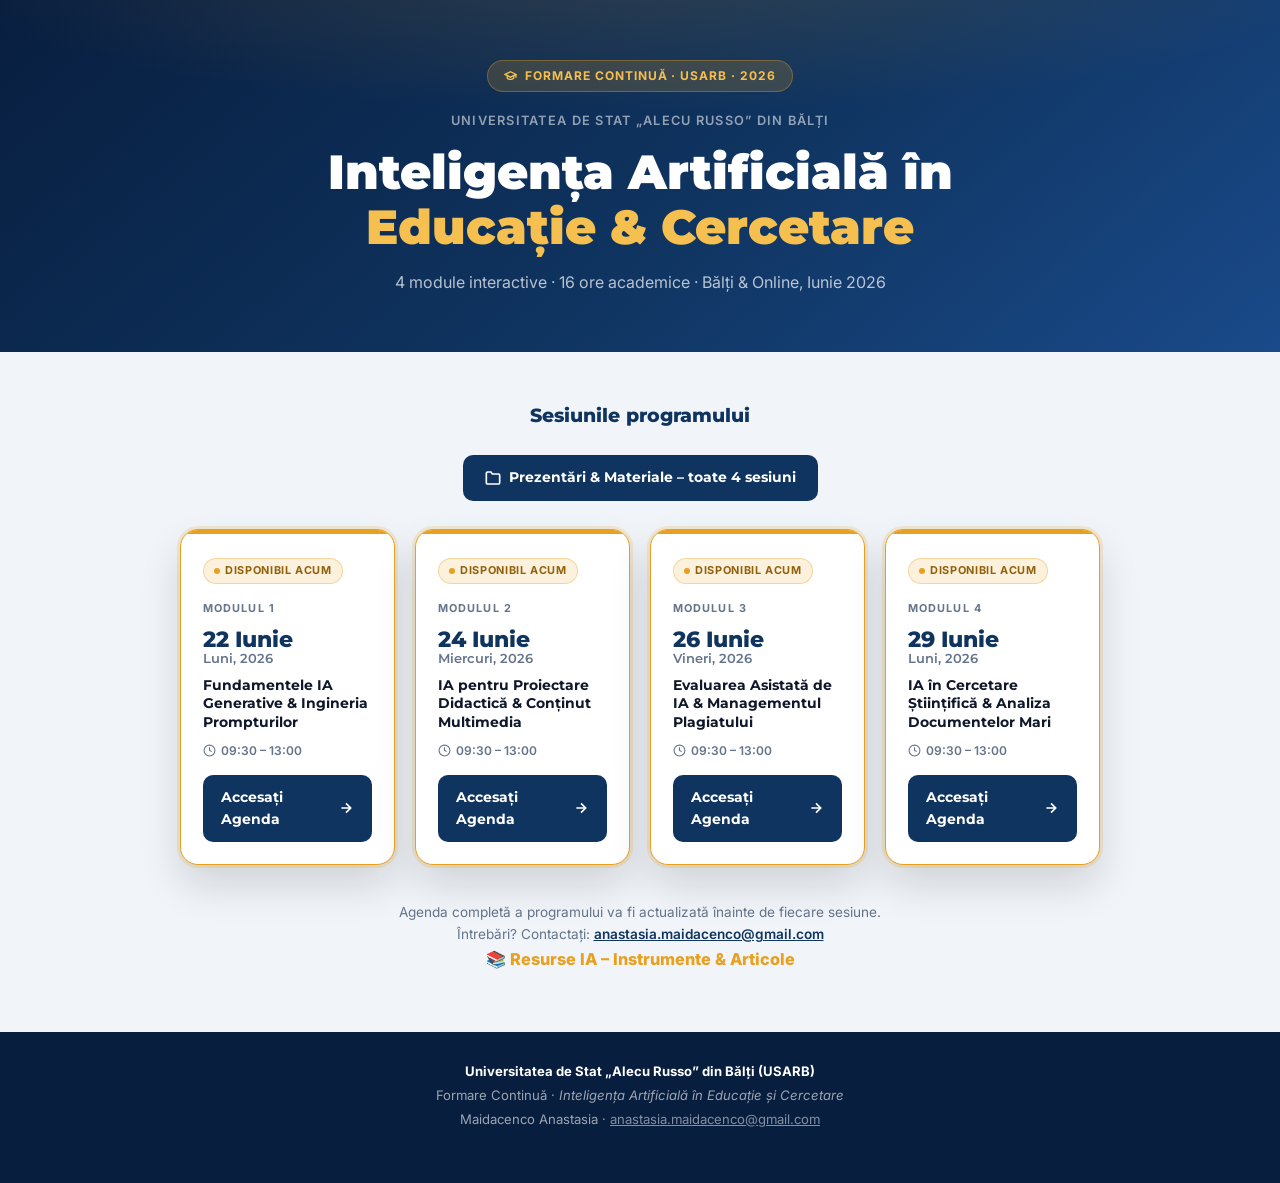
<file: index.html>
<!DOCTYPE html>
<html lang="ro">
<head>
  <meta charset="UTF-8" />
  <meta name="viewport" content="width=device-width, initial-scale=1.0" />
  <meta name="description" content="Formare Continuă USARB 2026 – Inteligența Artificială în Educație și Cercetare. 22, 24, 26 și 29 Iunie 2026." />
  <title>Formare Continuă IA 2026 – USARB</title>
  <link rel="icon" href="./ai.ico" />
  <link rel="preconnect" href="https://fonts.googleapis.com" />
  <link rel="preconnect" href="https://fonts.gstatic.com" crossorigin />
  <link href="https://fonts.googleapis.com/css2?family=Montserrat:wght@400;600;700;800;900&family=Inter:wght@300;400;500;600&display=swap" rel="stylesheet" />
  <link rel="stylesheet" href="styles.css" />

  <style>
    /* ─── Landing-page specific styles ─── */

    body { min-height: 100vh; display: flex; flex-direction: column; }

    /* HERO */
    .lp-hero {
      background: linear-gradient(140deg, var(--primary-dark) 0%, var(--primary) 55%, var(--primary-light) 100%);
      color: #fff;
      padding: 60px 24px 56px;
      text-align: center;
      position: relative;
      overflow: hidden;
      flex-shrink: 0;
    }
    .lp-hero::after {
      content: '';
      position: absolute; inset: 0;
      background: radial-gradient(ellipse 80% 60% at 50% -10%, rgba(232,160,32,.15) 0%, transparent 70%);
      pointer-events: none;
    }
    .lp-eyebrow {
      display: inline-flex; align-items: center; gap: 8px;
      background: rgba(232,160,32,.18);
      border: 1px solid rgba(232,160,32,.35);
      color: var(--accent-light);
      padding: 5px 16px; border-radius: 100px;
      font-size: .75rem; font-weight: 700;
      letter-spacing: .08em; text-transform: uppercase;
      margin-bottom: 18px;
    }
    .lp-inst {
      font-size: .8rem; font-weight: 600;
      letter-spacing: .1em; text-transform: uppercase;
      color: rgba(255,255,255,.55);
      margin-bottom: 14px;
    }
    .lp-hero h1 {
      font-family: 'Montserrat', sans-serif;
      font-weight: 900;
      font-size: clamp(1.75rem, 5vw, 3rem);
      line-height: 1.15;
      margin-bottom: 14px;
    }
    .lp-hero h1 em { font-style: normal; color: var(--accent-light); }
    .lp-sub {
      font-size: 1rem; color: rgba(255,255,255,.7);
      max-width: 520px; margin: 0 auto;
    }

    /* SESSIONS GRID */
    .lp-main {
      flex: 1;
      padding: 48px 20px 60px;
      max-width: 960px;
      margin: 0 auto;
      width: 100%;
    }
    .lp-heading {
      font-family: 'Montserrat', sans-serif;
      font-weight: 800; font-size: 1.2rem;
      color: var(--primary); margin-bottom: 24px;
      text-align: center;
    }

    .sessions-grid {
      display: grid;
      grid-template-columns: repeat(auto-fill, minmax(210px, 1fr));
      gap: 20px;
    }

    /* BASE CARD */
    .session-card {
      background: var(--surface);
      border-radius: var(--r-lg);
      border: 1.5px solid var(--border);
      padding: 28px 22px 22px;
      display: flex; flex-direction: column; gap: 10px;
      position: relative;
      overflow: hidden;
      transition: transform .2s, box-shadow .2s;
    }

    /* ACTIVE card (Module 1 – 22 June) */
    .session-card.is-active {
      border-color: var(--accent);
      box-shadow: 0 0 0 3px rgba(232,160,32,.18), var(--sh-lg);
    }
    .session-card.is-active:hover {
      transform: translateY(-4px);
      box-shadow: 0 0 0 3px rgba(232,160,32,.25), var(--sh-lg);
    }

    /* LOCKED / COMING SOON cards */
    .session-card.is-soon {
      opacity: .72;
      filter: grayscale(.3);
    }
    .session-card.is-soon:hover { transform: none; }

    /* decorative top stripe */
    .card-stripe {
      position: absolute; top: 0; left: 0; right: 0;
      height: 4px;
      border-radius: var(--r-lg) var(--r-lg) 0 0;
    }
    .is-active  .card-stripe { background: var(--accent); }
    .is-soon    .card-stripe { background: var(--border); }

    /* module label */
    .card-module {
      font-size: .68rem; font-weight: 700;
      text-transform: uppercase; letter-spacing: .1em;
      color: var(--muted); margin-top: 6px;
    }

    /* date */
    .card-date {
      font-family: 'Montserrat', sans-serif;
      font-weight: 800; font-size: 1.4rem;
      color: var(--primary); line-height: 1;
    }
    .card-date span {
      font-size: .8rem; font-weight: 600;
      color: var(--muted); display: block; margin-top: 3px;
    }

    /* title */
    .card-title {
      font-family: 'Montserrat', sans-serif;
      font-weight: 700; font-size: .88rem;
      color: var(--text); line-height: 1.3; flex: 1;
    }

    /* time badge */
    .card-time {
      font-size: .75rem; font-weight: 600;
      color: var(--muted);
      display: flex; align-items: center; gap: 5px;
    }

    /* ACTIVE badge */
    .badge-active {
      display: inline-flex; align-items: center; gap: 5px;
      background: rgba(232,160,32,.15);
      border: 1px solid rgba(232,160,32,.35);
      color: #92600a;
      font-size: .68rem; font-weight: 700;
      letter-spacing: .06em; text-transform: uppercase;
      padding: 3px 10px; border-radius: 100px;
      align-self: flex-start;
    }
    .badge-active .dot {
      width: 6px; height: 6px; border-radius: 50%;
      background: var(--accent);
      animation: pulse 1.5s ease-in-out infinite;
    }
    @keyframes pulse {
      0%, 100% { opacity: 1; transform: scale(1); }
      50%       { opacity: .5; transform: scale(1.4); }
    }

    /* COMING SOON badge */
    .badge-soon {
      display: inline-flex; align-items: center; gap: 5px;
      background: var(--bg);
      border: 1px solid var(--border);
      color: var(--muted);
      font-size: .68rem; font-weight: 700;
      letter-spacing: .06em; text-transform: uppercase;
      padding: 3px 10px; border-radius: 100px;
      align-self: flex-start;
    }

    /* COUNTDOWN inside coming-soon card */
    .card-countdown {
      font-family: 'Montserrat', sans-serif;
      font-size: .8rem; font-weight: 700;
      color: var(--muted);
      display: flex; gap: 8px; align-items: center;
    }
    .cd-unit {
      text-align: center; line-height: 1;
    }
    .cd-num {
      display: block;
      font-size: 1.2rem; font-weight: 800;
      color: var(--primary);
    }
    .cd-label { font-size: .58rem; color: var(--muted); font-weight: 600; text-transform: uppercase; }
    .cd-sep { font-size: 1rem; color: var(--border); margin-top: -4px; }

    /* CTA BUTTON (active card) */
    .card-btn {
      display: flex; align-items: center; justify-content: center; gap: 8px;
      background: var(--primary);
      color: #fff;
      padding: 11px 18px; border-radius: var(--r);
      font-family: 'Montserrat', sans-serif;
      font-weight: 700; font-size: .85rem;
      text-decoration: none;
      transition: all .2s; margin-top: 4px;
    }
    .card-btn:hover {
      background: var(--primary-light);
      transform: translateY(-2px);
      box-shadow: var(--sh-md);
    }
    .card-btn svg { flex-shrink: 0; }

    /* LOCK icon for coming soon */
    .card-lock {
      display: flex; align-items: center; justify-content: center; gap: 8px;
      background: var(--bg);
      color: var(--muted);
      padding: 10px 18px; border-radius: var(--r);
      font-size: .83rem; font-weight: 600;
      margin-top: 4px; border: 1px dashed var(--border);
    }

    /* NOTICE below grid */
    .lp-notice {
      text-align: center;
      margin-top: 36px;
      font-size: .85rem; color: var(--muted);
    }
    .lp-notice a {
      color: var(--primary); font-weight: 600; text-decoration: underline;
    }

    /* FOOTER */
    .lp-footer {
      background: var(--primary-dark);
      color: rgba(255,255,255,.6);
      text-align: center; padding: 28px 20px;
      font-size: .82rem; line-height: 1.8;
    }
    .lp-footer strong { color: #fff; }

    /* RESPONSIVE */
    @media (max-width: 500px) {
      .sessions-grid { grid-template-columns: 1fr 1fr; }
    }
    @media (max-width: 340px) {
      .sessions-grid { grid-template-columns: 1fr; }
    }
  </style>
</head>

<body>

<!-- HERO -->
<header class="lp-hero">
  <p class="lp-eyebrow">
    <svg width="13" height="13" viewBox="0 0 24 24" fill="none" stroke="currentColor" stroke-width="2.5" aria-hidden="true"><path d="M22 10v6M2 10l10-5 10 5-10 5z"/><path d="M6 12v5c3 3 9 3 12 0v-5"/></svg>
    Formare Continuă · USARB · 2026
  </p>
  <p class="lp-inst">Universitatea de Stat „Alecu Russo” din Bălți</p>
  <h1>Inteligența Artificială în<br><em>Educație &amp; Cercetare</em></h1>
  <p class="lp-sub">4 module interactive · 16 ore academice · Bălți &amp; Online, Iunie 2026</p>
</header>

<!-- SESSIONS -->
<main class="lp-main">
  <p class="lp-heading">Sesiunile programului</p>

  <p style="text-align:center; margin-bottom:28px;">
    <a href="https://drive.google.com/drive/folders/1dtwPLvqHMKYNhToc9SrxQeTo9jR8SnfJ?usp=sharing"
       target="_blank" rel="noopener noreferrer"
       style="display:inline-flex;align-items:center;gap:8px;background:var(--primary);color:#fff;padding:11px 22px;border-radius:var(--r);font-family:'Montserrat',sans-serif;font-weight:700;font-size:.9rem;text-decoration:none;transition:all .2s;"
       onmouseover="this.style.background='var(--primary-light)';this.style.transform='translateY(-2px)'"
       onmouseout="this.style.background='var(--primary)';this.style.transform='none'">
      <svg width="16" height="16" viewBox="0 0 24 24" fill="none" stroke="currentColor" stroke-width="2.5" aria-hidden="true"><path d="M22 19a2 2 0 0 1-2 2H4a2 2 0 0 1-2-2V5a2 2 0 0 1 2-2h5l2 3h9a2 2 0 0 1 2 2z"/></svg>
      Prezentări &amp; Materiale – toate 4 sesiuni
    </a>
  </p>

  <div class="sessions-grid" id="cards">

    <!-- ── MODULE 1 · 22 JUNE · ACTIVE ── -->
    <div class="session-card is-active">
      <div class="card-stripe"></div>
      <span class="badge-active"><span class="dot"></span>Disponibil acum</span>
      <p class="card-module">Modulul 1</p>
      <div class="card-date">22 Iunie<span>Luni, 2026</span></div>
      <p class="card-title">Fundamentele IA Generative &amp; Ingineria Prompturilor</p>
      <p class="card-time">
        <svg width="13" height="13" viewBox="0 0 24 24" fill="none" stroke="currentColor" stroke-width="2" aria-hidden="true"><circle cx="12" cy="12" r="10"/><path d="M12 6v6l4 2"/></svg>
        09:30 – 13:00
      </p>
      <a href="agenda.html" class="card-btn">
        Accesați Agenda
        <svg width="16" height="16" viewBox="0 0 24 24" fill="none" stroke="currentColor" stroke-width="2.5" aria-hidden="true"><path d="M5 12h14M12 5l7 7-7 7"/></svg>
      </a>
    </div>

    <!-- ── MODULE 2 · 24 JUNE · COMING SOON ── -->
    <div class="session-card is-soon" id="card-m2">
      <div class="card-stripe"></div>
      <span class="badge-soon">
        <svg width="11" height="11" viewBox="0 0 24 24" fill="none" stroke="currentColor" stroke-width="2.5" aria-hidden="true"><rect x="3" y="11" width="18" height="11" rx="2"/><path d="M7 11V7a5 5 0 0 1 10 0v4"/></svg>
        În curând
      </span>
      <p class="card-module">Modulul 2</p>
      <div class="card-date">24 Iunie<span>Miercuri, 2026</span></div>
      <p class="card-title">IA pentru Proiectare Didactică &amp; Conținut Multimedia</p>
      <p class="card-time">
        <svg width="13" height="13" viewBox="0 0 24 24" fill="none" stroke="currentColor" stroke-width="2" aria-hidden="true"><circle cx="12" cy="12" r="10"/><path d="M12 6v6l4 2"/></svg>
        09:30 – 13:00
      </p>
      <div class="card-countdown" id="cd-m2" aria-label="Timp rămas până la Modulul 2"></div>
      <div class="card-lock">
        <svg width="14" height="14" viewBox="0 0 24 24" fill="none" stroke="currentColor" stroke-width="2" aria-hidden="true"><rect x="3" y="11" width="18" height="11" rx="2"/><path d="M7 11V7a5 5 0 0 1 10 0v4"/></svg>
        Disponibil pe 24 Iunie
      </div>
    </div>

    <!-- ── MODULE 3 · 26 JUNE · COMING SOON ── -->
    <div class="session-card is-soon" id="card-m3">
      <div class="card-stripe"></div>
      <span class="badge-soon">
        <svg width="11" height="11" viewBox="0 0 24 24" fill="none" stroke="currentColor" stroke-width="2.5" aria-hidden="true"><rect x="3" y="11" width="18" height="11" rx="2"/><path d="M7 11V7a5 5 0 0 1 10 0v4"/></svg>
        În curând
      </span>
      <p class="card-module">Modulul 3</p>
      <div class="card-date">26 Iunie<span>Vineri, 2026</span></div>
      <p class="card-title">Evaluarea Asistată de IA &amp; Managementul Plagiatului</p>
      <p class="card-time">
        <svg width="13" height="13" viewBox="0 0 24 24" fill="none" stroke="currentColor" stroke-width="2" aria-hidden="true"><circle cx="12" cy="12" r="10"/><path d="M12 6v6l4 2"/></svg>
        09:30 – 13:00
      </p>
      <div class="card-countdown" id="cd-m3" aria-label="Timp rămas până la Modulul 3"></div>
      <div class="card-lock">
        <svg width="14" height="14" viewBox="0 0 24 24" fill="none" stroke="currentColor" stroke-width="2" aria-hidden="true"><rect x="3" y="11" width="18" height="11" rx="2"/><path d="M7 11V7a5 5 0 0 1 10 0v4"/></svg>
        Disponibil pe 26 Iunie
      </div>
    </div>

    <!-- ── MODULE 4 · 29 JUNE · COMING SOON ── -->
    <div class="session-card is-soon" id="card-m4">
      <div class="card-stripe"></div>
      <span class="badge-soon">
        <svg width="11" height="11" viewBox="0 0 24 24" fill="none" stroke="currentColor" stroke-width="2.5" aria-hidden="true"><rect x="3" y="11" width="18" height="11" rx="2"/><path d="M7 11V7a5 5 0 0 1 10 0v4"/></svg>
        În curând
      </span>
      <p class="card-module">Modulul 4</p>
      <div class="card-date">29 Iunie<span>Luni, 2026</span></div>
      <p class="card-title">IA în Cercetare Științifică &amp; Analiza Documentelor Mari</p>
      <p class="card-time">
        <svg width="13" height="13" viewBox="0 0 24 24" fill="none" stroke="currentColor" stroke-width="2" aria-hidden="true"><circle cx="12" cy="12" r="10"/><path d="M12 6v6l4 2"/></svg>
        09:30 – 13:00
      </p>
      <div class="card-countdown" id="cd-m4" aria-label="Timp rămas până la Modulul 4"></div>
      <div class="card-lock">
        <svg width="14" height="14" viewBox="0 0 24 24" fill="none" stroke="currentColor" stroke-width="2" aria-hidden="true"><rect x="3" y="11" width="18" height="11" rx="2"/><path d="M7 11V7a5 5 0 0 1 10 0v4"/></svg>
        Disponibil pe 29 Iunie
      </div>
    </div>

  </div><!-- /sessions-grid -->

  <p class="lp-notice">
    Agenda completă a programului va fi actualizată înainte de fiecare sesiune.<br>
    Întrebări? Contactați: <a href="mailto:anastasia.maidacenco@gmail.com">anastasia.maidacenco@gmail.com</a>
    </br> 
 
    <a href="resurse.html" style="color:var(--accent);font-weight:800;font-size:1.2em;text-decoration:none;text-align:right;">📚 Resurse IA – Instrumente &amp; Articole</a>
  </p>
</main>

<!-- FOOTER -->
<footer class="lp-footer">
  <strong>Universitatea de Stat „Alecu Russo” din Bălți (USARB)</strong><br>
  Formare Continuă · <em>Inteligența Artificială în Educație și Cercetare</em><br>
  Maidacenco Anastasia · <a href="mailto:anastasia.maidacenco@gmail.com" style="color:rgba(255,255,255,.5)">anastasia.maidacenco@gmail.com</a><br><br>
  </footer>

<script>
  // ── Countdown helper ──────────────────────────────────────
  function renderCountdown(targetDate, containerId) {
    const el = document.getElementById(containerId);
    if (!el) return;

    function tick() {
      const now  = new Date();
      const diff = targetDate - now;

      if (diff <= 0) {
        // Session day has arrived — unlock the card
        const card = el.closest('.session-card');
        if (card) {
          card.classList.remove('is-soon');
          card.classList.add('is-active');
          card.querySelector('.card-stripe').style.background = 'var(--accent)';
          const badge = card.querySelector('.badge-soon');
          if (badge) {
            badge.outerHTML = '<span class="badge-active"><span class="dot"></span>Disponibil acum</span>';
          }
          const lock = card.querySelector('.card-lock');
          if (lock) {
            lock.outerHTML = '<a href="agenda.html" class="card-btn">Accesați Agenda <svg width="16" height="16" viewBox="0 0 24 24" fill="none" stroke="currentColor" stroke-width="2.5"><path d="M5 12h14M12 5l7 7-7 7"/></svg></a>';
          }
        }
        el.remove();
        return;
      }

      const days  = Math.floor(diff / (1000 * 60 * 60 * 24));
      const hours = Math.floor((diff % (1000 * 60 * 60 * 24)) / (1000 * 60 * 60));
      const mins  = Math.floor((diff % (1000 * 60 * 60)) / (1000 * 60));

      el.innerHTML =
        unit(days,  'zile') +
        sep() +
        unit(hours, 'ore') +
        sep() +
        unit(mins,  'min');
    }

    tick();
    setInterval(tick, 30000); // update every 30 s
  }

  function unit(n, label) {
    return `<span class="cd-unit"><span class="cd-num">${String(n).padStart(2,'0')}</span><span class="cd-label">${label}</span></span>`;
  }
  function sep() {
    return '<span class="cd-sep">·</span>';
  }

  // ── Wire up countdowns ────────────────────────────────────
  renderCountdown(new Date(2026, 5, 24, 9, 30), 'cd-m2');  // June 24
  renderCountdown(new Date(2026, 5, 26, 9, 10), 'cd-m3');  // June 26
  renderCountdown(new Date(2026, 5, 29, 9, 10), 'cd-m4');  // June 29
</script>

</body>
</html>
</file>
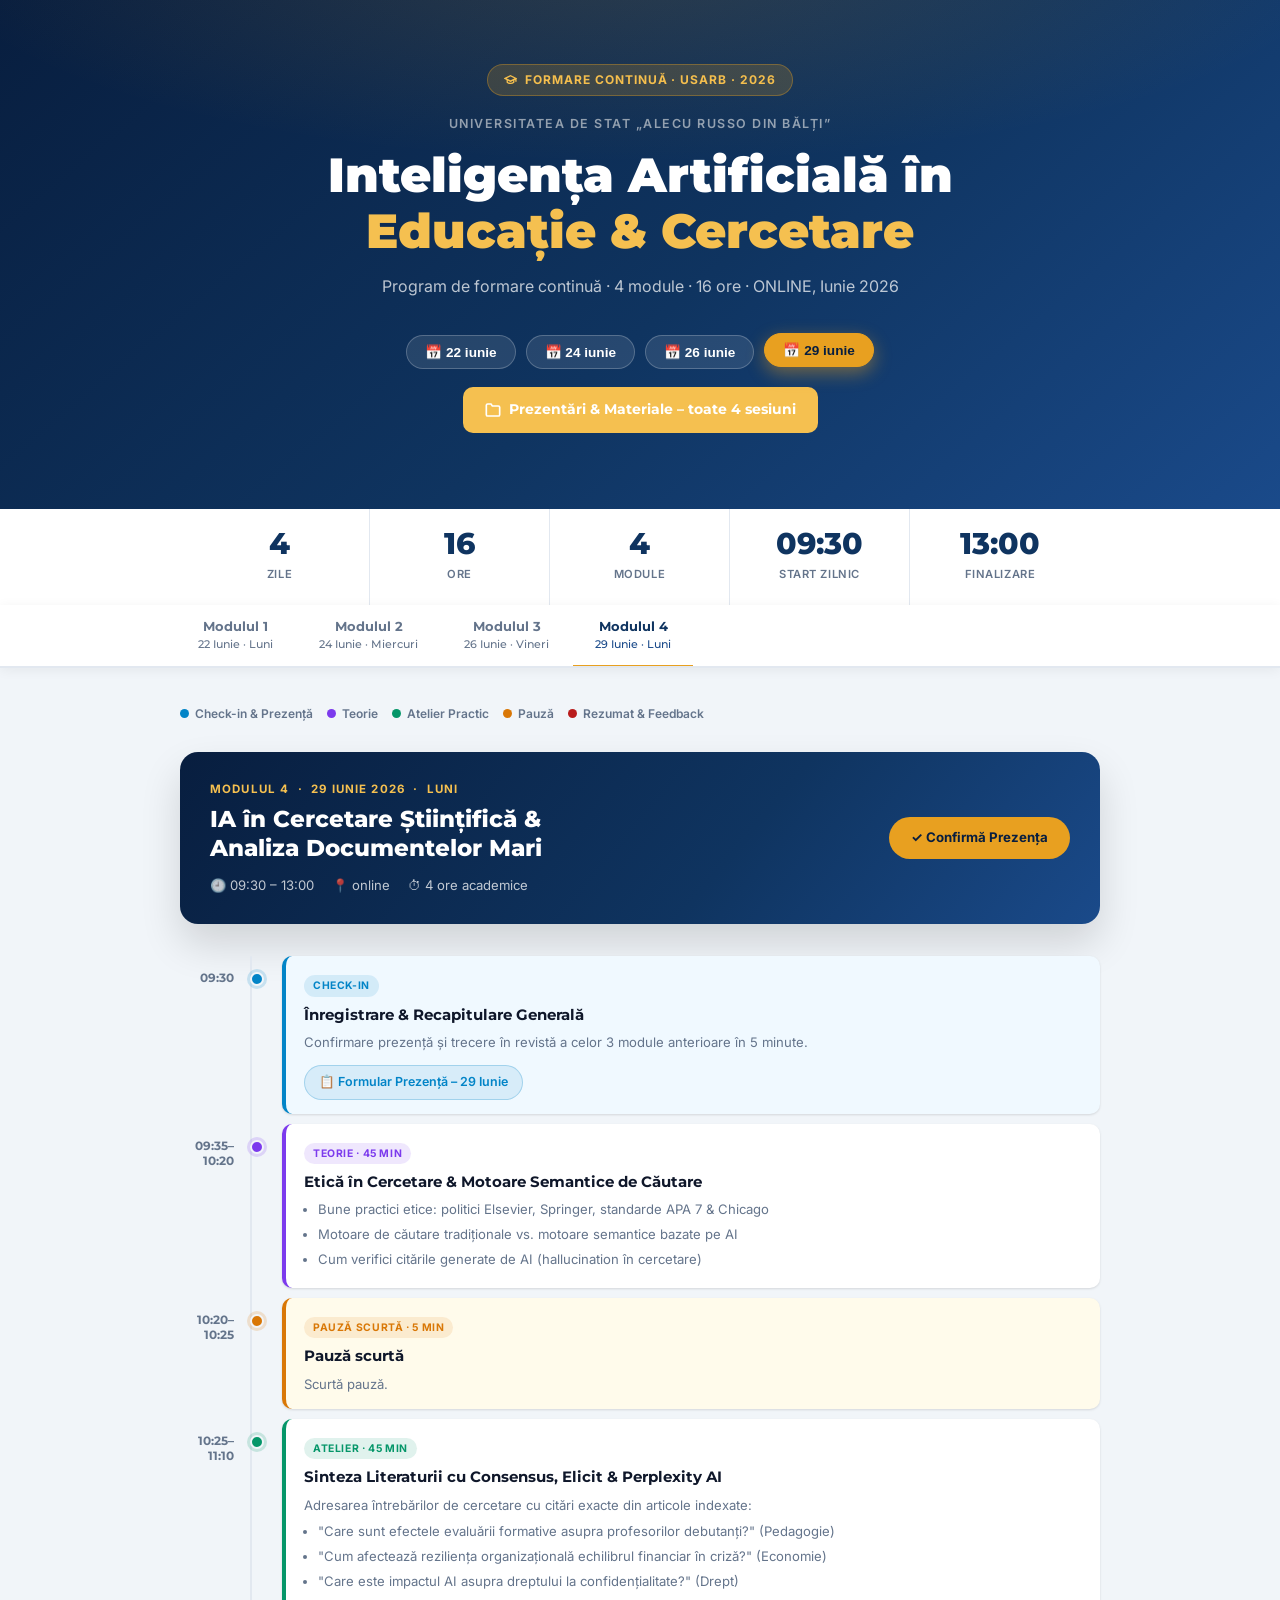
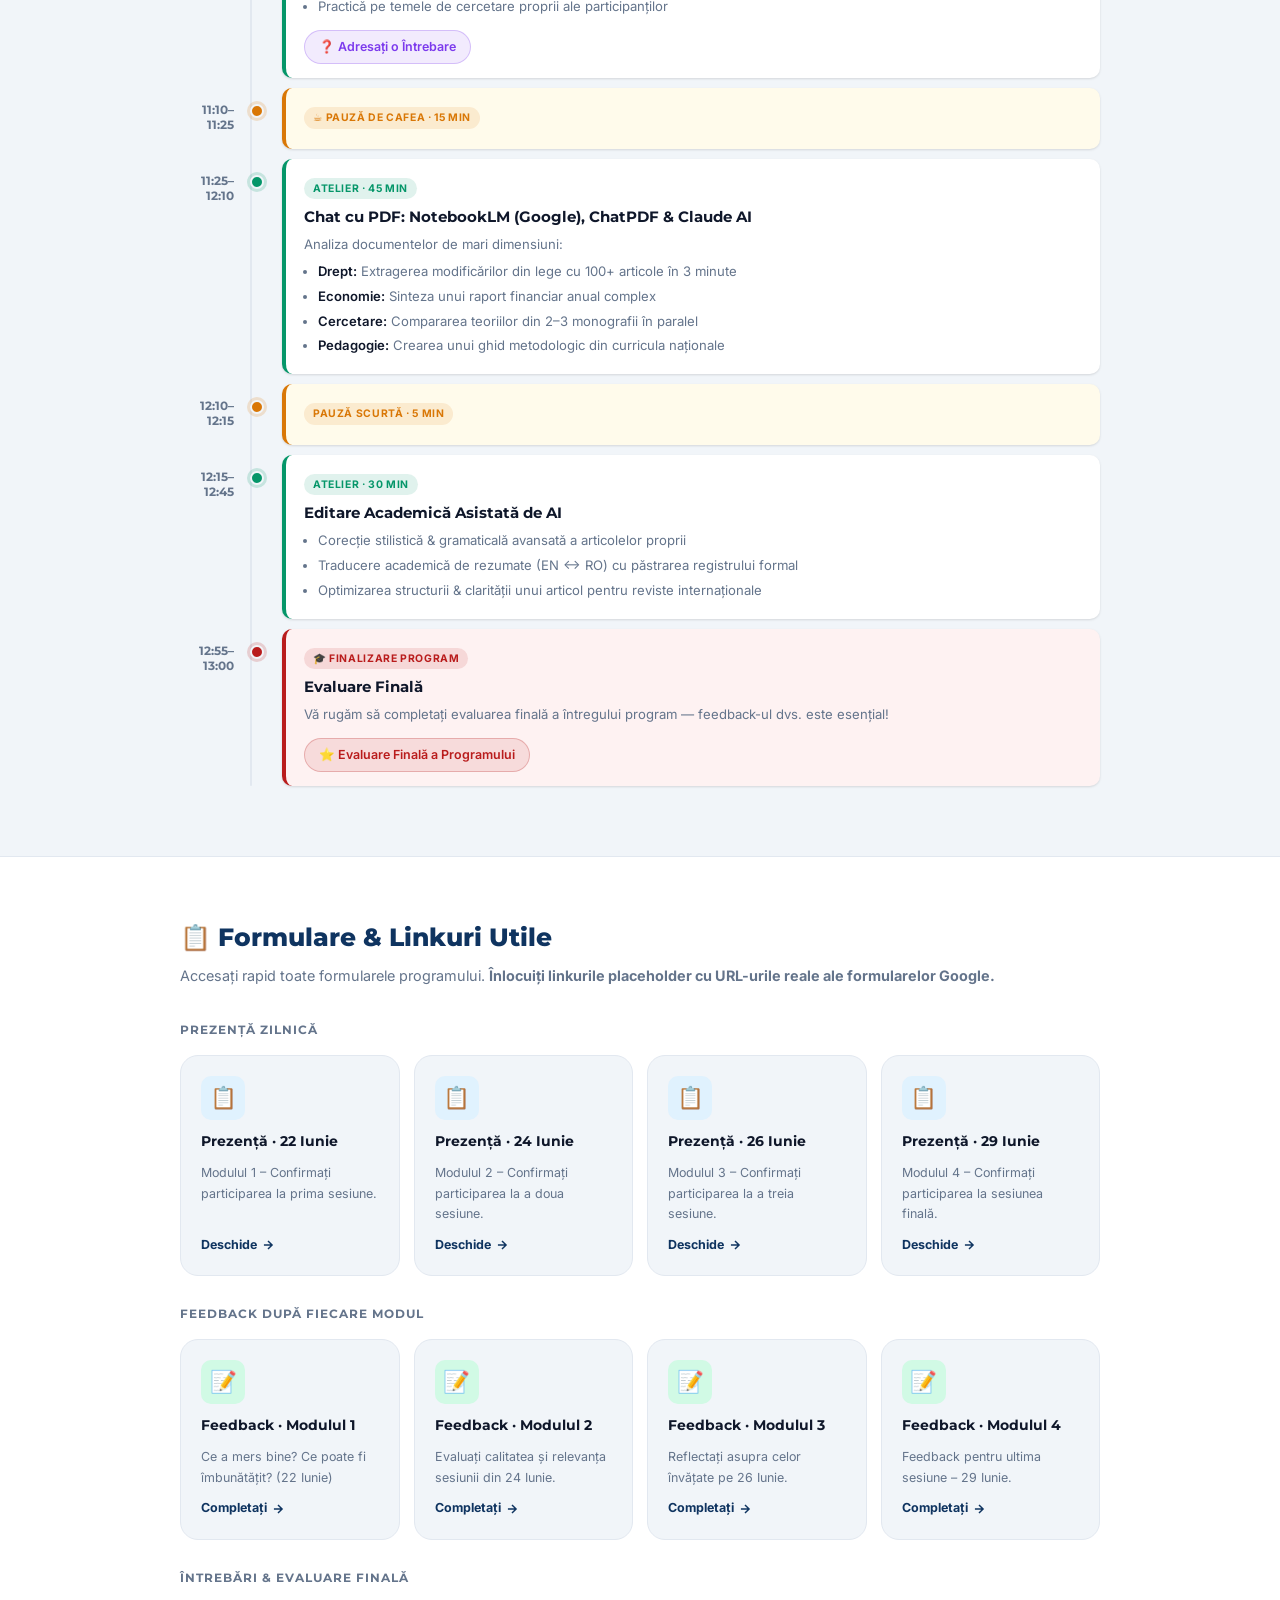
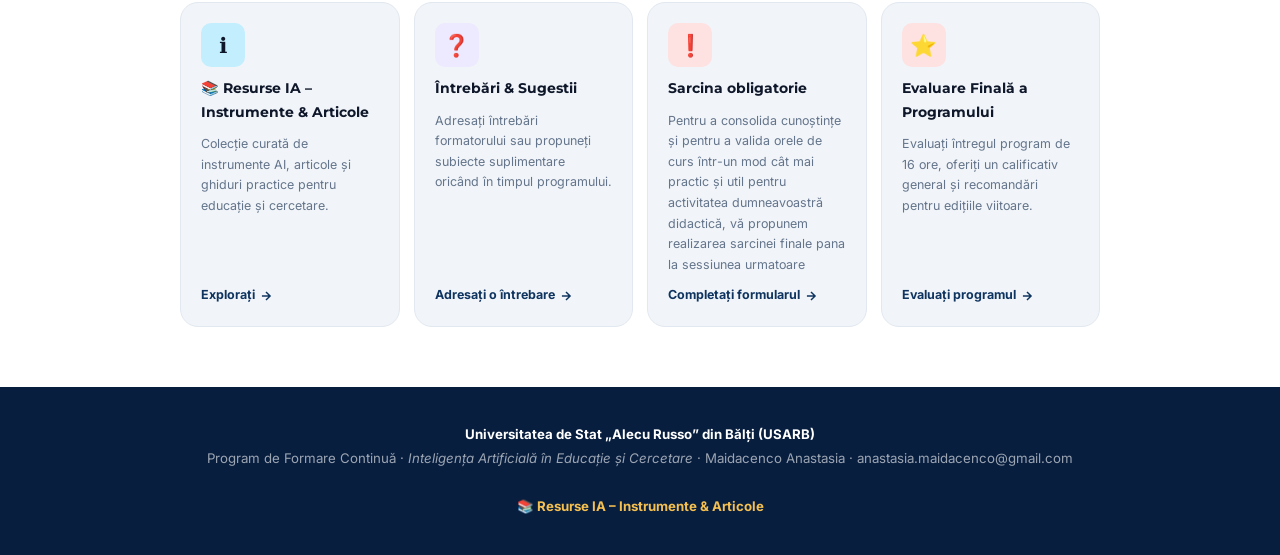
<file: agenda.html>
<!DOCTYPE html>
<html lang="ro">
<head>
  <meta charset="UTF-8" />
  <meta name="viewport" content="width=device-width, initial-scale=1.0" />
  <meta name="description" content="Agenda programului de formare continuă Inteligența Artificială în Educație și Cercetare – USARB, 22–29 Iunie 2026" />
  <title>IA în Educație &amp; Cercetare | Formare Continuă USARB 2026</title>
  <link rel="icon" href="./ai.ico" />
  <link rel="preconnect" href="https://fonts.googleapis.com" />
  <link rel="preconnect" href="https://fonts.gstatic.com" crossorigin />
  <link href="https://fonts.googleapis.com/css2?family=Montserrat:wght@400;600;700;800;900&family=Inter:wght@300;400;500;600&display=swap" rel="stylesheet" />
  <link rel="stylesheet" href="styles.css" />
</head>

<body>

<!-- ╔══════════════════════════════════════════╗
     ║  HERO                                    ║
     ╚══════════════════════════════════════════╝ -->
<header class="hero" id="top">
  <p class="hero-eyebrow">
    <svg width="13" height="13" viewBox="0 0 24 24" fill="none" stroke="currentColor" stroke-width="2.5" aria-hidden="true"><path d="M22 10v6M2 10l10-5 10 5-10 5z"/><path d="M6 12v5c3 3 9 3 12 0v-5"/></svg>
    <a href="index.html" target="_blank" rel="noopener" style="text-decoration: none;">Formare Continuă · USARB · 2026</a>
  </p>
  <p class="hero-inst">Universitatea de Stat „Alecu Russo din Bălți”</p>
  <h1>Inteligența Artificială în<br><em>Educație &amp; Cercetare</em></h1>
  <p class="hero-sub">Program de formare continuă · 4 module · 16 ore · ONLINE, Iunie 2026</p>
  <nav class="hero-chips" aria-label="Navigare rapidă pe zile">
    <button class="chip active" onclick="go(0)" aria-label="22 Iunie – Modulul 1">📅 22 iunie</button>
    <button class="chip"        onclick="go(1)" aria-label="24 Iunie – Modulul 2">📅 24 iunie</button>
    <button class="chip"        onclick="go(2)" aria-label="26 Iunie – Modulul 3">📅 26 iunie</button>
    <button class="chip"        onclick="go(3)" aria-label="29 Iunie – Modulul 4">📅 29 iunie</button>
  </nav>
  <!-- DRIVE LINK -->
<div style="text-align:center; padding:18px 20px 4px;">
  <a href="https://drive.google.com/drive/folders/1dtwPLvqHMKYNhToc9SrxQeTo9jR8SnfJ?usp=sharing"
     target="_blank" rel="noopener noreferrer"
     style="display:inline-flex;align-items:center;gap:8px;background:var(--accent-light);color:#fff;padding:11px 22px;border-radius:var(--r);font-family:'Montserrat',sans-serif;font-weight:700;font-size:.9rem;text-decoration:none;transition:all .2s;"
     onmouseover="this.style.background='var(--accent)';this.style.transform='translateY(-2px)'"
     onmouseout="this.style.background='var(--accent-light)';this.style.transform='none'">
    <svg width="16" height="16" viewBox="0 0 24 24" fill="none" stroke="currentColor" stroke-width="2.5" aria-hidden="true"><path d="M22 19a2 2 0 0 1-2 2H4a2 2 0 0 1-2-2V5a2 2 0 0 1 2-2h5l2 3h9a2 2 0 0 1 2 2z"/></svg>
    Prezentări &amp; Materiale – toate 4 sesiuni
  </a>
</div>
</header>

<!-- ╔══════════════════════════════════════════╗
     ║  STATS                                   ║
     ╚══════════════════════════════════════════╝ -->
<div class="stats" role="region" aria-label="Statistici program">
  <div class="stats-row">
    <div class="stat"><span class="stat-n">4</span><span class="stat-l">Zile</span></div>
    <div class="stat"><span class="stat-n">16</span><span class="stat-l">Ore</span></div>
    <div class="stat"><span class="stat-n">4</span><span class="stat-l">Module</span></div>
    <div class="stat"><span class="stat-n">09:30</span><span class="stat-l">Start zilnic</span></div>
    <div class="stat"><span class="stat-n">13:00</span><span class="stat-l">Finalizare</span></div>
  </div>
</div>



<!-- ╔══════════════════════════════════════════╗
     ║  STICKY TAB BAR                          ║
     ╚══════════════════════════════════════════╝ -->
<div class="tab-bar" role="navigation" aria-label="Modulele programului">
  <div class="tab-list" role="tablist">
    <button class="tab active" role="tab" aria-selected="true"  aria-controls="d1" onclick="go(0)">Modulul 1<small>22 Iunie · Luni</small></button>
    <button class="tab"        role="tab" aria-selected="false" aria-controls="d2" onclick="go(1)">Modulul 2<small>24 Iunie · Miercuri</small></button>
    <button class="tab"        role="tab" aria-selected="false" aria-controls="d3" onclick="go(2)">Modulul 3<small>26 Iunie · Vineri</small></button>
    <button class="tab"        role="tab" aria-selected="false" aria-controls="d4" onclick="go(3)">Modulul 4<small>29 Iunie · Luni</small></button>
  </div>
</div>

<!-- ╔══════════════════════════════════════════╗
     ║  MAIN – DAY PANELS                       ║
     ╚══════════════════════════════════════════╝ -->
<main>
<div class="wrap">

  <!-- LEGEND -->
  <div class="legend" role="list" aria-label="Legendă tipuri activitate">
    <span class="legend-item" role="listitem"><span class="ldot" style="background:var(--checkin)"></span>Check-in &amp; Prezență</span>
    <span class="legend-item" role="listitem"><span class="ldot" style="background:var(--theory)"></span>Teorie</span>
    <span class="legend-item" role="listitem"><span class="ldot" style="background:var(--practice)"></span>Atelier Practic</span>
    <span class="legend-item" role="listitem"><span class="ldot" style="background:var(--break)"></span>Pauză</span>
    <span class="legend-item" role="listitem"><span class="ldot" style="background:var(--wrap)"></span>Rezumat &amp; Feedback</span>
  </div>

  <!-- ────────────────────────────────────────
       DAY 1 · 22 IUNIE
  ──────────────────────────────────────── -->
  <section class="panel active" id="d1" role="tabpanel" aria-labelledby="tab0">

    <div class="day-card">
      <div>
        <p class="day-label">Modulul 1 &nbsp;·&nbsp; 22 Iunie 2026 &nbsp;·&nbsp; Luni</p>
        <h2 class="day-title">Fundamentele IA Generative &amp;<br>Ingineria Prompturilor</h2>
        <div class="day-meta">
          <span>🕘 09:30 – 13:00</span>
          <span>📍 online</span>
          <span>⏱ 4 ore academice</span>
        </div>
      </div>
      <!-- ⬇ ÎNLOCUIȚI href cu link-ul real Google Form pentru prezență 22 Iunie -->
      <a href="https://forms.gle/aEkShYE8mNcdHRVi9" class="btn-presence" target="_blank" rel="noopener" aria-label="Confirmați prezența 22 Iunie">
        ✓ Confirmă Prezența
      </a>
    </div>

    <div class="timeline" role="list">

      <div class="tl-row" data-t="checkin" role="listitem">
        <div class="tl-time">09:30</div>
        <div class="tl-node"></div>
        <div class="tl-body"><div class="tl-card">
          <span class="tl-badge">Check-in</span>
          <h3 class="tl-title">Înregistrare &amp; Confirmare Prezență</h3>
          <p class="tl-desc">Bun venit! Vă rugăm să completați formularul de prezență.</p>
          <div class="tl-links">
            <!-- ⬇ ÎNLOCUIȚI href cu link-ul real Google Form pentru prezență 22 Iunie -->
            <a href="https://forms.gle/aEkShYE8mNcdHRVi9" class="tl-btn tl-btn-blue" target="_blank" rel="noopener">📋 Formular Prezență – 22 Iunie</a>
          </div>
        </div></div>
      </div>

      <div class="tl-row" data-t="theory" role="listitem">
        <div class="tl-time">09:40–<br>10:25</div>
        <div class="tl-node"></div>
        <div class="tl-body"><div class="tl-card">
          <span class="tl-badge">Teorie · 45 min</span>
          <h3 class="tl-title">Ce este IA Generativă? Cum „gândesc” Modelele de Limbaj?</h3>
          <div class="tl-desc"><ul>
            <li>ChatGPT, Gemini, Claude, Copilot – asemănări și diferențe</li>
            <li>Fenomenul de halucinație și limitele modelelor</li>
            <li>Bias-uri algoritmice și protecția datelor cu caracter personal</li>
            <li>Drepturi de autor în era AI</li>
          </ul></div>
        </div></div>
      </div>

      <div class="tl-row" data-t="break" role="listitem">
        <div class="tl-time">10:25<br>10:30</div>
        <div class="tl-node"></div>
        <div class="tl-body"><div class="tl-card">
          <span class="tl-badge">Pauză scurtă · 5 min</span>
          <h3 class="tl-title">Pauză scurtă</h3>
          <p class="tl-desc">Scurtă tranziție spre sarcini practice.</p>
        </div></div>
      </div>

      <div class="tl-row" data-t="practice" role="listitem">
        <div class="tl-time">10:30–<br>11:15</div>
        <div class="tl-node"></div>
        <div class="tl-body"><div class="tl-card">
          <span class="tl-badge">Atelier · 45 min</span>
          <h3 class="tl-title">Anatomia unui Prompt Perfect</h3>
          <div class="tl-desc">
            Formula: <strong>Rol + Context + Sarcină + Constrângeri + Format de ieșire</strong>
            <ul>
              <li>Exerciții pe discipline: Drept, Economie, Pedagogie, Filologie</li>
              <li>Compararea rezultatelor: prompt simplu vs. prompt structurat</li>
            </ul>
          </div>
          <div class="tl-links">
            <!-- ⬇ ÎNLOCUIȚI href cu link-ul real Google Form pentru întrebări -->
            <a href="https://forms.gle/SzxXMPDo7N8gscX97" class="tl-btn tl-btn-purple" target="_blank" rel="noopener">❓ Adresați o Întrebare</a>
          </div>
        </div></div>
      </div>

      <div class="tl-row" data-t="break" role="listitem">
        <div class="tl-time">11:15<br>11:30</div>
        <div class="tl-node"></div>
        <div class="tl-body"><div class="tl-card">
          <span class="tl-badge">☕ Pauză de cafea · 15 min</span>
          <h3 class="tl-title">Pauză de Cafea</h3>
          <p class="tl-desc">Relaxare, discuții informale, networking.</p>
        </div></div>
      </div>

      <div class="tl-row" data-t="practice" role="listitem">
        <div class="tl-time">11:30–<br>12:15</div>
        <div class="tl-node"></div>
        <div class="tl-body"><div class="tl-card">
          <span class="tl-badge">Atelier · 45 min</span>
          <h3 class="tl-title">Tehnici Avansate de Prompting</h3>
          <div class="tl-desc"><ul>
            <li><strong>Few-shot prompting</strong> – oferirea de exemple model pentru ghidarea AI</li>
            <li><strong>Chain-of-thought</strong> – solicitarea raționamentului pas cu pas</li>
            <li>Practică: compararea răspunsurilor pe 3 modele AI simultan</li>
          </ul></div>
          <h3 class="tl-title">Exercițiu pe Discipline: AI ca Asistent Metodologic</h3>
          <div class="tl-desc">Fiecare participant elaborează schița unei unități de curs:
            <ul>
              <li><strong>Drept:</strong> Spețe juridice complexe generate și rafinate cu AI</li>
              <li><strong>Economie:</strong> Planificarea unui studiu de caz de business</li>
              <li><strong>Pedagogie / Filologie:</strong> Proiectarea unei unități didactice interactive</li>
              <li><strong>Matematică / Informatică:</strong> Probleme contextualizate și soluții pas cu pas</li>
            </ul>
          </div>
          <div class="tl-links">
            <!-- ⬇ ÎNLOCUIȚI href cu link-ul real Google Form pentru feedback Modulul 1 -->
            <a href="https://forms.gle/72yTG4QFvQsHDFfN8" class="tl-btn tl-btn-green" target="_blank" rel="noopener">Atașati rezultat impreuna cu intrebari sau commentarii</a>
          </div>
        </div></div>
      </div>

      <div class="tl-row" data-t="wrap" role="listitem">
        <div class="tl-time">12:15–<br>13:00</div>
        <div class="tl-node"></div>
        <div class="tl-body"><div class="tl-card">
          <span class="tl-badge">Rezumat &amp; Feedback &amp; Reflecție</span>
          <h3 class="tl-title">Concluzii &amp; Feedback Modulul 1</h3>
          <p class="tl-desc">Recapitularea conceptelor-cheie. Vă rugăm să completați formularul de feedback!</p>
          <div class="tl-links">
            <!-- ⬇ ÎNLOCUIȚI href cu link-ul real Google Form pentru feedback Modulul 1 -->
            <a href="https://forms.gle/hF4bSeGwqnZJ17ax8" class="tl-btn tl-btn-green" target="_blank" rel="noopener">📝 Feedback Modulul 1</a>
          </div>
        </div></div>
      </div>

    </div><!-- /timeline -->
  </section>

  <!-- ────────────────────────────────────────
       DAY 2 · 24 IUNIE
  ──────────────────────────────────────── -->
  <section class="panel" id="d2" role="tabpanel" aria-labelledby="tab1">

    <div class="day-card">
      <div>
        <p class="day-label">Modulul 2 &nbsp;·&nbsp; 24 Iunie 2026 &nbsp;·&nbsp; Miercuri</p>
        <h2 class="day-title">IA pentru Proiectare Didactică &amp;<br>Generare de Conținut Multimedia</h2>
        <div class="day-meta">
          <span>🕘 09:30 – 13:00</span>
          <span>📍 online</span>
          <span>⏱ 4 ore academice</span>
        </div>
      </div>
      <!-- ⬇ ÎNLOCUIȚI href cu link-ul real Google Form pentru prezență 24 Iunie -->
      <a href="https://forms.gle/G8vURCR1p9mMXfnv7" class="btn-presence" target="_blank" rel="noopener">✓ Confirmă Prezența</a>
    </div>

    <div class="timeline" role="list">

      <div class="tl-row" data-t="checkin" role="listitem">
        <div class="tl-time">09:30</div>
        <div class="tl-node"></div>
        <div class="tl-body"><div class="tl-card">
          <span class="tl-badge">Check-in</span>
          <h3 class="tl-title">Înregistrare &amp; Recapitulare Modulul 1</h3>
          <p class="tl-desc">Confirmare prezență și 5 minute de recapitulare a tehnicilor de prompting.</p>
          <div class="tl-links">
            <!-- ⬇ ÎNLOCUIȚI href cu link-ul real Google Form pentru prezență 24 Iunie -->
            <a href="https://forms.gle/G8vURCR1p9mMXfnv7" class="tl-btn tl-btn-blue" target="_blank" rel="noopener">📋 Formular Prezență – 24 Iunie</a>
          </div>
        </div></div>
      </div>

      <div class="tl-row" data-t="theory" role="listitem">
        <div class="tl-time">09:35–<br>10:20</div>
        <div class="tl-node"></div>
        <div class="tl-body"><div class="tl-card">
          <span class="tl-badge">Teorie · 45 min</span>
          <h3 class="tl-title">Ecosistemul Instrumentelor AI pentru Educație</h3>
          <div class="tl-desc"><ul>
            <li>Eficientizarea timpului profesorului: de la planificare la materiale personalizate</li>
            <li>Dincolo de chat-urile textuale: instrumente specializate pentru educație</li>
            <li>Adaptarea materialelor la stilurile de învățare ale studenților</li>
          </ul></div>
        </div></div>
      </div>

      <div class="tl-row" data-t="break" role="listitem">
        <div class="tl-time">10:20–<br>10:25</div>
        <div class="tl-node"></div>
        <div class="tl-body"><div class="tl-card">
          <span class="tl-badge">Pauză scurtă · 5 min</span>
          <h3 class="tl-title">Pauză scurtă</h3>
          <p class="tl-desc">Scurtă pauză.</p>
        </div></div>
      </div>

      <div class="tl-row" data-t="practice" role="listitem">
        <div class="tl-time">10:25–<br>11:10</div>
        <div class="tl-node"></div>
        <div class="tl-body"><div class="tl-card">
          <span class="tl-badge">Atelier · 45 min</span>
          <h3 class="tl-title">Generare de Scenarii &amp; Studii de Caz pe Discipline</h3>
          <div class="tl-desc"><ul>
            <li><strong>Economie:</strong> Simulări de management de criză pentru IMM-uri</li>
            <li><strong>Drept:</strong> Crearea de spețe juridice complexe și motivări</li>
            <li><strong>Limbi Străine:</strong> Exerciții bazate pe articole de presă autentice</li>
            <li><strong>Psihologie:</strong> Scenarii de consiliere și studii de caz clinice</li>
          </ul></div>
          <div class="tl-links">
            <!-- ⬇ ÎNLOCUIȚI href cu link-ul real Google Form pentru întrebări -->
            <a href="https://forms.gle/SzxXMPDo7N8gscX97" class="tl-btn tl-btn-purple" target="_blank" rel="noopener">❓ Adresați o Întrebare</a>
          </div>
        </div></div>
      </div>

      <div class="tl-row" data-t="break" role="listitem">
        <div class="tl-time">11:10–<br>11:25</div>
        <div class="tl-node"></div>
        <div class="tl-body"><div class="tl-card">
          <span class="tl-badge">☕ Pauză de cafea · 15 min</span>
          <h3 class="tl-title">Pauză de Cafea</h3>
          <p class="tl-desc">Relaxare și discuții despre instrumentele descoperite.</p>
        </div></div>
      </div>

      <div class="tl-row" data-t="practice" role="listitem">
        <div class="tl-time">11:25–<br>12:15</div>
        <div class="tl-node"></div>
        <div class="tl-body"><div class="tl-card">
          <span class="tl-badge">Atelier · 45 min</span>
          <h3 class="tl-title">Design Vizual Automatizat: Gamma App &amp; Tome AI</h3>
          <div class="tl-desc">
            Transformați o schiță de curs text într-o prezentare interactivă structurată în <strong>sub 5 minute</strong>:
            <ul>
              <li>Demo live: de la text simplu la prezentare profesională</li>
              <li>Practică independentă pe tema disciplinei proprii</li>
              <li>Exportarea și personalizarea rezultatului</li>
            </ul>
          </div>

          <h3 class="tl-title">MagicSchool AI &amp; Brisk AI&amp; Eduaide.Ai – Resurse Educaționale</h3>
          <div class="tl-desc"><ul>
            <li>Generarea automată de planuri de lecție detaliate pe teme specifice</li>
            <li>Crearea de liste de lecturi recomandate și bibliografie adnotată</li>
            <li>Activități interactive de "spargere a gheții" (icebreakers) pentru prima oră de curs</li>
          </ul></div>
        </div></div>
      </div>

      <div class="tl-row" data-t="wrap" role="listitem">
        <div class="tl-time">12:15–<br>13:00</div>
        <div class="tl-node"></div>
        <div class="tl-body"><div class="tl-card">
          <span class="tl-badge">Rezumat &amp; Feedback</span>
          <h3 class="tl-title">Concluzii &amp; Feedback Modulul 2</h3>
          <p class="tl-desc">Care instrument v-a impresionat cel mai mult? Evaluați sesiunea!</p>
          <div class="tl-links">
            <!-- ⬇ ÎNLOCUIȚI href cu link-ul real Google Form pentru feedback Modulul 2 -->
            <a href="https://forms.gle/hF4bSeGwqnZJ17ax8" class="tl-btn tl-btn-green" target="_blank" rel="noopener">📝 Feedback Modulul 2</a>
          </div>
        </div></div>
      </div>

    </div>
  </section>

  <!-- ────────────────────────────────────────
       DAY 3 · 26 IUNIE
  ──────────────────────────────────────── -->
  <section class="panel" id="d3" role="tabpanel" aria-labelledby="tab2">

    <div class="day-card">
      <div>
        <p class="day-label">Modulul 3 &nbsp;·&nbsp; 26 Iunie 2026 &nbsp;·&nbsp; Vineri</p>
        <h2 class="day-title">Evaluarea Asistată de IA &amp;<br>Managementul Plagiatului</h2>
        <div class="day-meta">
          <span>🕘 09:30 – 13:00</span>
          <span>📍 online</span>
          <span>⏱ 4 ore academice</span>
        </div>
      </div>
      <!-- ⬇ ÎNLOCUIȚI href cu link-ul real Google Form pentru prezență 26 Iunie -->
      <a href="https://forms.gle/G8vURCR1p9mMXfnv7" class="btn-presence" target="_blank" rel="noopener">✓ Confirmă Prezența</a>
    </div>

    <div class="timeline" role="list">

      <div class="tl-row" data-t="checkin" role="listitem">
        <div class="tl-time">09:30</div>
        <div class="tl-node"></div>
        <div class="tl-body"><div class="tl-card">
          <span class="tl-badge">Check-in</span>
          <h3 class="tl-title">Înregistrare &amp; Recapitulare Modulul 2</h3>
          <p class="tl-desc">Confirmare prezență și 5 minute de recapitulare a instrumentelor de proiectare didactică.</p>
          <div class="tl-links">
            <!-- ⬇ ÎNLOCUIȚI href cu link-ul real Google Form pentru prezență 26 Iunie -->
            <a href="https://forms.gle/G8vURCR1p9mMXfnv7" class="tl-btn tl-btn-blue" target="_blank" rel="noopener">📋 Formular Prezență – 26 Iunie</a>
          </div>
        </div></div>
      </div>

      <div class="tl-row" data-t="theory" role="listitem">
        <div class="tl-time">09:35–<br>10:20</div>
        <div class="tl-node"></div>
        <div class="tl-body"><div class="tl-card">
          <span class="tl-badge">Teorie · 45 min</span>
          <h3 class="tl-title">Cum se Schimbă Evaluarea în Era AI?</h3>
          <div class="tl-desc"><ul>
            <li>De la memorare la gândire critică – regândirea tipurilor de sarcini</li>
            <li>Mitul detectoarelor de AI: de ce au o rată ridicată de fals-pozitiv</li>
            <li>Abordarea etică a suspiciunilor de utilizare AI de studenți</li>
            <li>Designul evaluărilor autentice care nu pot fi "trișate" cu AI</li>
          </ul></div>
        </div></div>
      </div>

      <div class="tl-row" data-t="break" role="listitem">
        <div class="tl-time">10:20–<br>10:25</div>
        <div class="tl-node"></div>
        <div class="tl-body"><div class="tl-card">
          <span class="tl-badge">Pauză scurtă · 5 min</span>
        </div></div>
      </div>

      <div class="tl-row" data-t="practice" role="listitem">
        <div class="tl-time">10:25–<br>11:10</div>
        <div class="tl-node"></div>
        <div class="tl-body"><div class="tl-card">
          <span class="tl-badge">Atelier · 45 min</span>
          <h3 class="tl-title">Instrumente de Evaluare</h3>
          <div class="tl-desc"><ul>
            <li>Teste grilă cu variantele de răspuns distractoare de calitate</li>
            <li>Întrebări deschise axate pe argumentare și raționament critic</li>
            <li>Mini-proiecte și sarcini de performanță pe discipline specifice</li>
          </ul></div>
          <div class="tl-links">
            <!-- ⬇ ÎNLOCUIȚI href cu link-ul real Google Form pentru întrebări -->
            <a href="https://forms.gle/SzxXMPDo7N8gscX97" class="tl-btn tl-btn-purple" target="_blank" rel="noopener">❓ Adresați o Întrebare</a>
          </div>
        </div></div>
      </div>

      <div class="tl-row" data-t="break" role="listitem">
        <div class="tl-time">11:10–<br>11:25</div>
        <div class="tl-node"></div>
        <div class="tl-body"><div class="tl-card">
          <span class="tl-badge">☕ Pauză de cafea · 15 min</span>
        </div></div>
      </div>

      <div class="tl-row" data-t="practice" role="listitem">
        <div class="tl-time">11:25–<br>12:10</div>
        <div class="tl-node"></div>
        <div class="tl-body"><div class="tl-card">
          <span class="tl-badge">Atelier · 45 min</span>
          <h3 class="tl-title">Crearea Matricelor de Corectare (Rubrics) cu AI</h3>
          <div class="tl-desc">
            Generare de bareme precise pe niveluri de competență (1–5 / A–F):
            <ul>
              <li><strong>Psihologie:</strong> Rubrică pentru eseu de psihologie cognitivă</li>
              <li><strong>Management:</strong> Rubrică pentru analiză de caz strategic</li>
              <li><strong>Drept:</strong> Barem pentru motivarea soluției juridice</li>
              <li><strong>Alte discipline:</strong> Adaptare personalizată în 10 minute</li>
            </ul>
            <h3 class="tl-title">Feedback Formativ Automatizat pe Texte Studențești</h3>
          <div class="tl-desc">
            Simularea corectării unui text cu AI:
            <ul>
              <li>Tehnici de generare a sugestiilor structurate de îmbunătățire</li>
              <li>Economisirea timpului de corectare cu până la 60%</li>
              <li>Practică: fiecare participant corectează un text relevant disciplinei proprii</li>
            </ul>
          </div>
          </div>
        </div></div>
      </div>

      <div class="tl-row" data-t="break" role="listitem">
        <div class="tl-time">12:10–<br>12:15</div>
        <div class="tl-node"></div>
        <div class="tl-body"><div class="tl-card">
          <span class="tl-badge">Pauză scurtă · 5 min</span>
        </div></div>
      </div>

      <div class="tl-row" data-t="wrap" role="listitem">
        <div class="tl-time">12:15–<br>13:00</div>
        <div class="tl-node"></div>
        <div class="tl-body"><div class="tl-card">
          <span class="tl-badge">Rezumat &amp; Feedback</span>
          <h3 class="tl-title">Concluzii &amp; Feedback Modulul 3</h3>
          <p class="tl-desc">Ce strategie de evaluare veți implementa primul semestru? Completați feedback-ul!</p>
          <div class="tl-links">
            <!-- ⬇ ÎNLOCUIȚI href cu link-ul real Google Form pentru feedback Modulul 3 -->
            <a href="https://forms.gle/hF4bSeGwqnZJ17ax8" class="tl-btn tl-btn-green" target="_blank" rel="noopener">📝 Feedback Modulul 3</a>
          </div>
        </div></div>
      </div>

    </div>
  </section>

  <!-- ────────────────────────────────────────
       DAY 4 · 29 IUNIE
  ──────────────────────────────────────── -->
  <section class="panel" id="d4" role="tabpanel" aria-labelledby="tab3">

    <div class="day-card">
      <div>
        <p class="day-label">Modulul 4 &nbsp;·&nbsp; 29 Iunie 2026 &nbsp;·&nbsp; Luni</p>
        <h2 class="day-title">IA în Cercetare Științifică &amp;<br>Analiza Documentelor Mari</h2>
        <div class="day-meta">
          <span>🕘 09:30 – 13:00</span>
          <span>📍 online</span>
          <span>⏱ 4 ore academice</span>
        </div>
      </div>
      <!-- ⬇ ÎNLOCUIȚI href cu link-ul real Google Form pentru prezență 29 Iunie -->
      <a href="https://forms.gle/G8vURCR1p9mMXfnv7" class="btn-presence" target="_blank" rel="noopener">✓ Confirmă Prezența</a>
    </div>

    <div class="timeline" role="list">

      <div class="tl-row" data-t="checkin" role="listitem">
        <div class="tl-time">09:30</div>
        <div class="tl-node"></div>
        <div class="tl-body"><div class="tl-card">
          <span class="tl-badge">Check-in</span>
          <h3 class="tl-title">Înregistrare &amp; Recapitulare Generală</h3>
          <p class="tl-desc">Confirmare prezență și trecere în revistă a celor 3 module anterioare în 5 minute.</p>
          <div class="tl-links">
            <!-- ⬇ ÎNLOCUIȚI href cu link-ul real Google Form pentru prezență 29 Iunie -->
            <a href="https://forms.gle/G8vURCR1p9mMXfnv7" class="tl-btn tl-btn-blue" target="_blank" rel="noopener">📋 Formular Prezență – 29 Iunie</a>
          </div>
        </div></div>
      </div>

      <div class="tl-row" data-t="theory" role="listitem">
        <div class="tl-time">09:35–<br>10:20</div>
        <div class="tl-node"></div>
        <div class="tl-body"><div class="tl-card">
          <span class="tl-badge">Teorie · 45 min</span>
          <h3 class="tl-title">Etică în Cercetare &amp; Motoare Semantice de Căutare</h3>
          <div class="tl-desc"><ul>
            <li>Bune practici etice: politici Elsevier, Springer, standarde APA 7 &amp; Chicago</li>
            <li>Motoare de căutare tradiționale vs. motoare semantice bazate pe AI</li>
            <li>Cum verifici citările generate de AI (hallucination în cercetare)</li>
          </ul></div>
        </div></div>
      </div>

      <div class="tl-row" data-t="break" role="listitem">
        <div class="tl-time">10:20–<br>10:25</div>
        <div class="tl-node"></div>
        <div class="tl-body"><div class="tl-card">
          <span class="tl-badge">Pauză scurtă · 5 min</span>
          <h3 class="tl-title">Pauză scurtă</h3>
          <p class="tl-desc">Scurtă pauză.</p>
        </div></div>
      </div>

      <div class="tl-row" data-t="practice" role="listitem">
        <div class="tl-time">10:25–<br>11:10</div>
        <div class="tl-node"></div>
        <div class="tl-body"><div class="tl-card">
          <span class="tl-badge">Atelier · 45 min</span>
          <h3 class="tl-title">Sinteza Literaturii cu Consensus, Elicit &amp; Perplexity AI</h3>
          <div class="tl-desc">
            Adresarea întrebărilor de cercetare cu citări exacte din articole indexate:
            <ul>
              <li>"Care sunt efectele evaluării formative asupra profesorilor debutanți?" (Pedagogie)</li>
              <li>"Cum afectează reziliența organizațională echilibrul financiar în criză?" (Economie)</li>
              <li>"Care este impactul AI asupra dreptului la confidențialitate?" (Drept)</li>
              <li>Practică pe temele de cercetare proprii ale participanților</li>
            </ul>
          </div>
          <div class="tl-links">
            <!-- ⬇ ÎNLOCUIȚI href cu link-ul real Google Form pentru întrebări -->
            <a href="https://forms.gle/tVtxnvo9UCrSiaKn6" class="tl-btn tl-btn-purple" target="_blank" rel="noopener">❓ Adresați o Întrebare</a>
          </div>
        </div></div>
      </div>

      <div class="tl-row" data-t="break" role="listitem">
        <div class="tl-time">11:10–<br>11:25</div>
        <div class="tl-node"></div>
        <div class="tl-body"><div class="tl-card">
          <span class="tl-badge">☕ Pauză de cafea · 15 min</span>
          </div></div>
      </div>

      <div class="tl-row" data-t="practice" role="listitem">
        <div class="tl-time">11:25–<br>12:10</div>
        <div class="tl-node"></div>
        <div class="tl-body"><div class="tl-card">
          <span class="tl-badge">Atelier · 45 min</span>
          <h3 class="tl-title">Chat cu PDF: NotebookLM (Google), ChatPDF &amp; Claude AI</h3>
          <div class="tl-desc">
            Analiza documentelor de mari dimensiuni:
            <ul>
              <li><strong>Drept:</strong> Extragerea modificărilor din lege cu 100+ articole în 3 minute</li>
              <li><strong>Economie:</strong> Sinteza unui raport financiar anual complex</li>
              <li><strong>Cercetare:</strong> Compararea teoriilor din 2–3 monografii în paralel</li>
              <li><strong>Pedagogie:</strong> Crearea unui ghid metodologic din curricula naționale</li>
            </ul>
          </div>
        </div></div>
      </div>

      <div class="tl-row" data-t="break" role="listitem">
        <div class="tl-time">12:10–<br>12:15</div>
        <div class="tl-node"></div>
        <div class="tl-body"><div class="tl-card">
          <span class="tl-badge">Pauză scurtă · 5 min</span>
         </div></div>
      </div>

      <div class="tl-row" data-t="practice" role="listitem">
        <div class="tl-time">12:15–<br>12:45</div>
        <div class="tl-node"></div>
        <div class="tl-body"><div class="tl-card">
          <span class="tl-badge">Atelier · 30 min</span>
          <h3 class="tl-title">Editare Academică Asistată de AI</h3>
          <div class="tl-desc"><ul>
            <li>Corecție stilistică &amp; gramaticală avansată a articolelor proprii</li>
            <li>Traducere academică de rezumate (EN ↔ RO) cu păstrarea registrului formal</li>
            <li>Optimizarea structurii &amp; clarității unui articol pentru reviste internaționale</li>
          </ul></div>
        </div></div>
      </div>

      <div class="tl-row" data-t="wrap" role="listitem">
        <div class="tl-time">12:55–<br>13:00</div>
        <div class="tl-node"></div>
        <div class="tl-body"><div class="tl-card">
          <span class="tl-badge">🎓 Finalizare Program</span>
          <h3 class="tl-title">Evaluare Finală</h3>
          <p class="tl-desc">Vă rugăm să completați evaluarea finală a întregului program — feedback-ul dvs. este esențial!</p>
          <div class="tl-links">
            <!-- ⬇ ÎNLOCUIȚI href cu link-ul real Google Form pentru evaluarea finală -->
            <a href="https://forms.gle/NmUG4mq31Hs3ojyh7" class="tl-btn tl-btn-red" target="_blank" rel="noopener">⭐ Evaluare Finală a Programului</a>
            </div>
        </div></div>
      </div>
      

    </div>
  </section>

</div><!-- /wrap -->
</main>

<!-- ╔══════════════════════════════════════════╗
     ║  FORMULARE — linkuri centralizate        ║
     ╚══════════════════════════════════════════╝ -->
<section class="forms-section" id="formulare" aria-labelledby="forms-h">
  <div class="wrap">
    <div class="section-head">
      <h2 id="forms-h">📋 Formulare &amp; Linkuri Utile</h2>
      <p>Accesați rapid toate formularele programului. <strong>Înlocuiți linkurile placeholder cu URL-urile reale ale formularelor Google.</strong></p>
    </div>

    <p class="forms-group-title">Prezență zilnică</p>
    <div class="forms-grid">
      <!-- ⬇ ÎNLOCUIȚI toate href-urile cu linkurile reale -->
      <a href="https://forms.gle/NMUDqfL3rUKLr4TG9" class="form-card" target="_blank" rel="noopener">
        <div class="form-icon" style="background:#e0f2fe">📋</div>
        <div class="form-name">Prezență · 22 Iunie</div>
        <div class="form-desc">Modulul 1 – Confirmați participarea la prima sesiune.</div>
        <div class="form-cta">Deschide <svg width="14" height="14" viewBox="0 0 24 24" fill="none" stroke="currentColor" stroke-width="2.5" aria-hidden="true"><path d="M5 12h14M12 5l7 7-7 7"/></svg></div>
      </a>
      <a href="https://forms.gle/NMUDqfL3rUKLr4TG9" class="form-card" data-unlock="2026-06-24" target="_blank" rel="noopener">
        <div class="form-icon" style="background:#e0f2fe">📋</div>
        <div class="form-name">Prezență · 24 Iunie</div>
        <div class="form-desc">Modulul 2 – Confirmați participarea la a doua sesiune.</div>
        <div class="form-cta">Deschide <svg width="14" height="14" viewBox="0 0 24 24" fill="none" stroke="currentColor" stroke-width="2.5" aria-hidden="true"><path d="M5 12h14M12 5l7 7-7 7"/></svg></div>
      </a>
      <a href="https://forms.gle/NMUDqfL3rUKLr4TG9" class="form-card" data-unlock="2026-06-26" target="_blank" rel="noopener">
        <div class="form-icon" style="background:#e0f2fe">📋</div>
        <div class="form-name">Prezență · 26 Iunie</div>
        <div class="form-desc">Modulul 3 – Confirmați participarea la a treia sesiune.</div>
        <div class="form-cta">Deschide <svg width="14" height="14" viewBox="0 0 24 24" fill="none" stroke="currentColor" stroke-width="2.5" aria-hidden="true"><path d="M5 12h14M12 5l7 7-7 7"/></svg></div>
      </a>
      <a href="https://forms.gle/NMUDqfL3rUKLr4TG9" class="form-card" data-unlock="2026-06-29" target="_blank" rel="noopener">
        <div class="form-icon" style="background:#e0f2fe">📋</div>
        <div class="form-name">Prezență · 29 Iunie</div>
        <div class="form-desc">Modulul 4 – Confirmați participarea la sesiunea finală.</div>
        <div class="form-cta">Deschide <svg width="14" height="14" viewBox="0 0 24 24" fill="none" stroke="currentColor" stroke-width="2.5" aria-hidden="true"><path d="M5 12h14M12 5l7 7-7 7"/></svg></div>
      </a>
    </div>

    <p class="forms-group-title">Feedback după fiecare modul</p>
    <div class="forms-grid">
      <a href="https://forms.gle/w1LH9mbY6tZCcpyK8" class="form-card" target="_blank" rel="noopener">
        <div class="form-icon" style="background:#d1fae5">📝</div>
        <div class="form-name">Feedback · Modulul 1</div>
        <div class="form-desc">Ce a mers bine? Ce poate fi îmbunătățit? (22 Iunie)</div>
        <div class="form-cta">Completați <svg width="14" height="14" viewBox="0 0 24 24" fill="none" stroke="currentColor" stroke-width="2.5" aria-hidden="true"><path d="M5 12h14M12 5l7 7-7 7"/></svg></div>
      </a>
      <a href="https://forms.gle/w1LH9mbY6tZCcpyK8" class="form-card" target="_blank" rel="noopener">
        <div class="form-icon" style="background:#d1fae5">📝</div>
        <div class="form-name" data-unlock="2026-06-24">Feedback · Modulul 2</div>
        <div class="form-desc">Evaluați calitatea și relevanța sesiunii din 24 Iunie.</div>
        <div class="form-cta">Completați <svg width="14" height="14" viewBox="0 0 24 24" fill="none" stroke="currentColor" stroke-width="2.5" aria-hidden="true"><path d="M5 12h14M12 5l7 7-7 7"/></svg></div>
      </a>
      <a href="https://forms.gle/w1LH9mbY6tZCcpyK8" class="form-card" target="_blank" rel="noopener">
        <div class="form-icon" style="background:#d1fae5">📝</div>
        <div class="form-name" data-unlock="2026-06-26">Feedback · Modulul 3</div>
        <div class="form-desc">Reflectați asupra celor învățate pe 26 Iunie.</div>
        <div class="form-cta">Completați <svg width="14" height="14" viewBox="0 0 24 24" fill="none" stroke="currentColor" stroke-width="2.5" aria-hidden="true"><path d="M5 12h14M12 5l7 7-7 7"/></svg></div>
      </a>
      <a href="https://forms.gle/w1LH9mbY6tZCcpyK8" class="form-card" target="_blank" rel="noopener">
        <div class="form-icon" style="background:#d1fae5">📝</div>
        <div class="form-name" data-unlock="2026-06-29">Feedback · Modulul 4</div>
        <div class="form-desc">Feedback pentru ultima sesiune – 29 Iunie.</div>
        <div class="form-cta">Completați <svg width="14" height="14" viewBox="0 0 24 24" fill="none" stroke="currentColor" stroke-width="2.5" aria-hidden="true"><path d="M5 12h14M12 5l7 7-7 7"/></svg></div>
      </a>
    </div>

    <p class="forms-group-title">Întrebări &amp; Evaluare finală</p>
    <div class="forms-grid">
      <a href="resurse.html" class="form-card" target="_blank" rel="noopener">
        <div class="form-icon" style="background:#c3eefe">ℹ️</div>
        <div class="form-name">📚 Resurse IA – Instrumente &amp; Articole</div>
        <div class="form-desc">Colecție curată de instrumente AI, articole și ghiduri practice pentru educație și cercetare.</div>
        <div class="form-cta">Explorați <svg width="14" height="14" viewBox="0 0 24 24" fill="none" stroke="currentColor" stroke-width="2.5" aria-hidden="true"><path d="M5 12h14M12 5l7 7-7 7"/></svg></div>
      </a>
      <a href="https://forms.gle/SzxXMPDo7N8gscX97" class="form-card" target="_blank" rel="noopener">
        <div class="form-icon" style="background:#ede9fe">❓</div>
        <div class="form-name">Întrebări &amp; Sugestii</div>
        <div class="form-desc">Adresați întrebări formatorului sau propuneți subiecte suplimentare oricând în timpul programului.</div>
        <div class="form-cta">Adresați o întrebare <svg width="14" height="14" viewBox="0 0 24 24" fill="none" stroke="currentColor" stroke-width="2.5" aria-hidden="true"><path d="M5 12h14M12 5l7 7-7 7"/></svg></div>
      </a>
      <a href="https://forms.gle/R4xH4Ugpz8ABuqx89" class="form-card" data-unlock="2026-06-26" target="_blank" rel="noopener">
        <div class="form-icon" style="background:#fee2e2">❗</div>
        <div class="form-name">Sarcina obligatorie</div>
        <div class="form-desc">Pentru a consolida cunoștințe și pentru a valida orele de curs într-un mod cât mai practic și util pentru activitatea dumneavoastră didactică, vă propunem realizarea sarcinei finale pana la sessiunea urmatoare</div>
        <div class="form-cta">Completați formularul <svg width="14" height="14" viewBox="0 0 24 24" fill="none" stroke="currentColor" stroke-width="2.5" aria-hidden="true"><path d="M5 12h14M12 5l7 7-7 7"/></svg></div>
      </a>
      <a href="https://forms.gle/NmUG4mq31Hs3ojyh7" class="form-card" data-unlock="2026-06-29" target="_blank" rel="noopener">
        <div class="form-icon" style="background:#fee2e2">⭐</div>
        <div class="form-name">Evaluare Finală a Programului</div>
        <div class="form-desc">Evaluați întregul program de 16 ore, oferiți un calificativ general și recomandări pentru edițiile viitoare.</div>
        <div class="form-cta">Evaluați programul <svg width="14" height="14" viewBox="0 0 24 24" fill="none" stroke="currentColor" stroke-width="2.5" aria-hidden="true"><path d="M5 12h14M12 5l7 7-7 7"/></svg></div>
      </a>
      <!-- <a href="https://forms.gle/RANKING-INSTRUMENTE" class="form-card" data-unlock="2026-06-29" target="_blank" rel="noopener">
        <div class="form-icon" style="background:#fef3c7">🏆</div>
        <div class="form-name">Clasament Instrumente AI</div>
        <div class="form-desc">Votați instrumentele AI cele mai utile descoperite în program și ajutați-ne să îmbunătățim curricula.</div>
        <div class="form-cta">Votați <svg width="14" height="14" viewBox="0 0 24 24" fill="none" stroke="currentColor" stroke-width="2.5" aria-hidden="true"><path d="M5 12h14M12 5l7 7-7 7"/></svg></div>
      </a> -->
    </div>

  </div>
</section>

<!-- ╔══════════════════════════════════════════╗
     ║  FOOTER                                  ║
     ╚══════════════════════════════════════════╝ -->
<footer>
  <strong>Universitatea de Stat „Alecu Russo” din Bălți (USARB)</strong><br>
  Program de Formare Continuă · <em>Inteligența Artificială în Educație și Cercetare</em> · Maidacenco Anastasia · anastasia.maidacenco@gmail.com<br><br>
  <a href="resurse.html" style="color:var(--accent-light);font-weight:700;text-decoration:none;">📚 Resurse IA – Instrumente &amp; Articole</a>
</footer>

<!-- BACK TO TOP -->
<a href="#top" id="btt" aria-label="Înapoi la începutul paginii">
  <svg width="20" height="20" viewBox="0 0 24 24" fill="none" stroke="currentColor" stroke-width="2.5" aria-hidden="true"><path d="M18 15l-6-6-6 6"/></svg>
</a>

<!-- ╔══════════════════════════════════════════╗
     ║  SCRIPT                                  ║
     ╚══════════════════════════════════════════╝ -->
<script>
  const panels = document.querySelectorAll('.panel');
  const tabs   = document.querySelectorAll('.tab');
  const chips  = document.querySelectorAll('.chip');

  // Each module unlocks on (and after) its session date.
  // Module 1 (22 Iunie) is always unlocked so participants can access it the day before.
  const unlockDates = [
    new Date(2026, 5, 22),   // Module 1 – always visible
    new Date(2026, 5, 24),   // Module 2
    new Date(2026, 5, 26),   // Module 3
    new Date(2026, 5, 29),   // Module 4
  ];

  const todayMidnight = new Date();
  todayMidnight.setHours(0, 0, 0, 0);

  function isUnlocked(i) {
    if (i === 0) return true;  // Module 1 always available
    const d = new Date(unlockDates[i]);
    d.setHours(0, 0, 0, 0);
    return todayMidnight >= d;
  }

  // Hide tabs and hero chips for locked modules
  tabs.forEach((tab, i) => {
    if (!isUnlocked(i)) tab.style.display = 'none';
  });
  chips.forEach((chip, i) => {
    if (!isUnlocked(i)) chip.style.display = 'none';
  });

  function go(i) {
    if (!isUnlocked(i)) return;  // guard: never navigate to a locked module
    panels.forEach((p, idx) => p.classList.toggle('active', idx === i));
    tabs.forEach((t, idx) => {
      t.classList.toggle('active', idx === i);
      t.setAttribute('aria-selected', idx === i);
    });
    chips.forEach((c, idx) => c.classList.toggle('active', idx === i));
    const bar = document.querySelector('.tab-bar');
    bar.scrollIntoView({ behavior: 'smooth', block: 'nearest' });
  }

  // Back-to-top visibility
  const btt = document.getElementById('btt');
  window.addEventListener('scroll', () => {
    btt.classList.toggle('show', window.scrollY > 380);
  }, { passive: true });

  // Auto-select the latest unlocked session on load
  (function autoSelect() {
    let active = 0;
    for (let i = 0; i < unlockDates.length; i++) {
      if (isUnlocked(i)) active = i;
    }
    go(active);
  })();

  // Lock form cards that have a data-unlock date in the future
  (function lockFormCards() {
    const monthNames = ['Ian','Feb','Mar','Apr','Mai','Iun','Iul','Aug','Sep','Oct','Nov','Dec'];

    // Cards where data-unlock is on the <a> itself
    document.querySelectorAll('a.form-card[data-unlock]').forEach(card => {
      const [y, m, d] = card.dataset.unlock.split('-').map(Number);
      const unlock = new Date(y, m - 1, d);
      unlock.setHours(0, 0, 0, 0);
      if (todayMidnight < unlock) {
        card.classList.add('locked');
        card.removeAttribute('href');
        card.removeAttribute('target');
        card.removeAttribute('rel');
        const cta = card.querySelector('.form-cta');
        if (cta) {
          cta.innerHTML = `🔒 Disponibil din ${d} ${monthNames[m - 1]}`;
          cta.style.color = 'var(--muted)';
        }
      }
    });

    // Cards where data-unlock is on the inner .form-name element (Feedback M2/M3/M4)
    document.querySelectorAll('.form-name[data-unlock]').forEach(nameEl => {
      const card = nameEl.closest('.form-card');
      if (!card) return;
      const [y, m, d] = nameEl.dataset.unlock.split('-').map(Number);
      const unlock = new Date(y, m - 1, d);
      unlock.setHours(0, 0, 0, 0);
      if (todayMidnight < unlock) {
        card.classList.add('locked');
        card.removeAttribute('href');
        card.removeAttribute('target');
        card.removeAttribute('rel');
        const cta = card.querySelector('.form-cta');
        if (cta) {
          cta.innerHTML = `🔒 Disponibil din ${d} ${monthNames[m - 1]}`;
          cta.style.color = 'var(--muted)';
        }
      }
    });
  })();
</script>

</body>
</html>
</file>
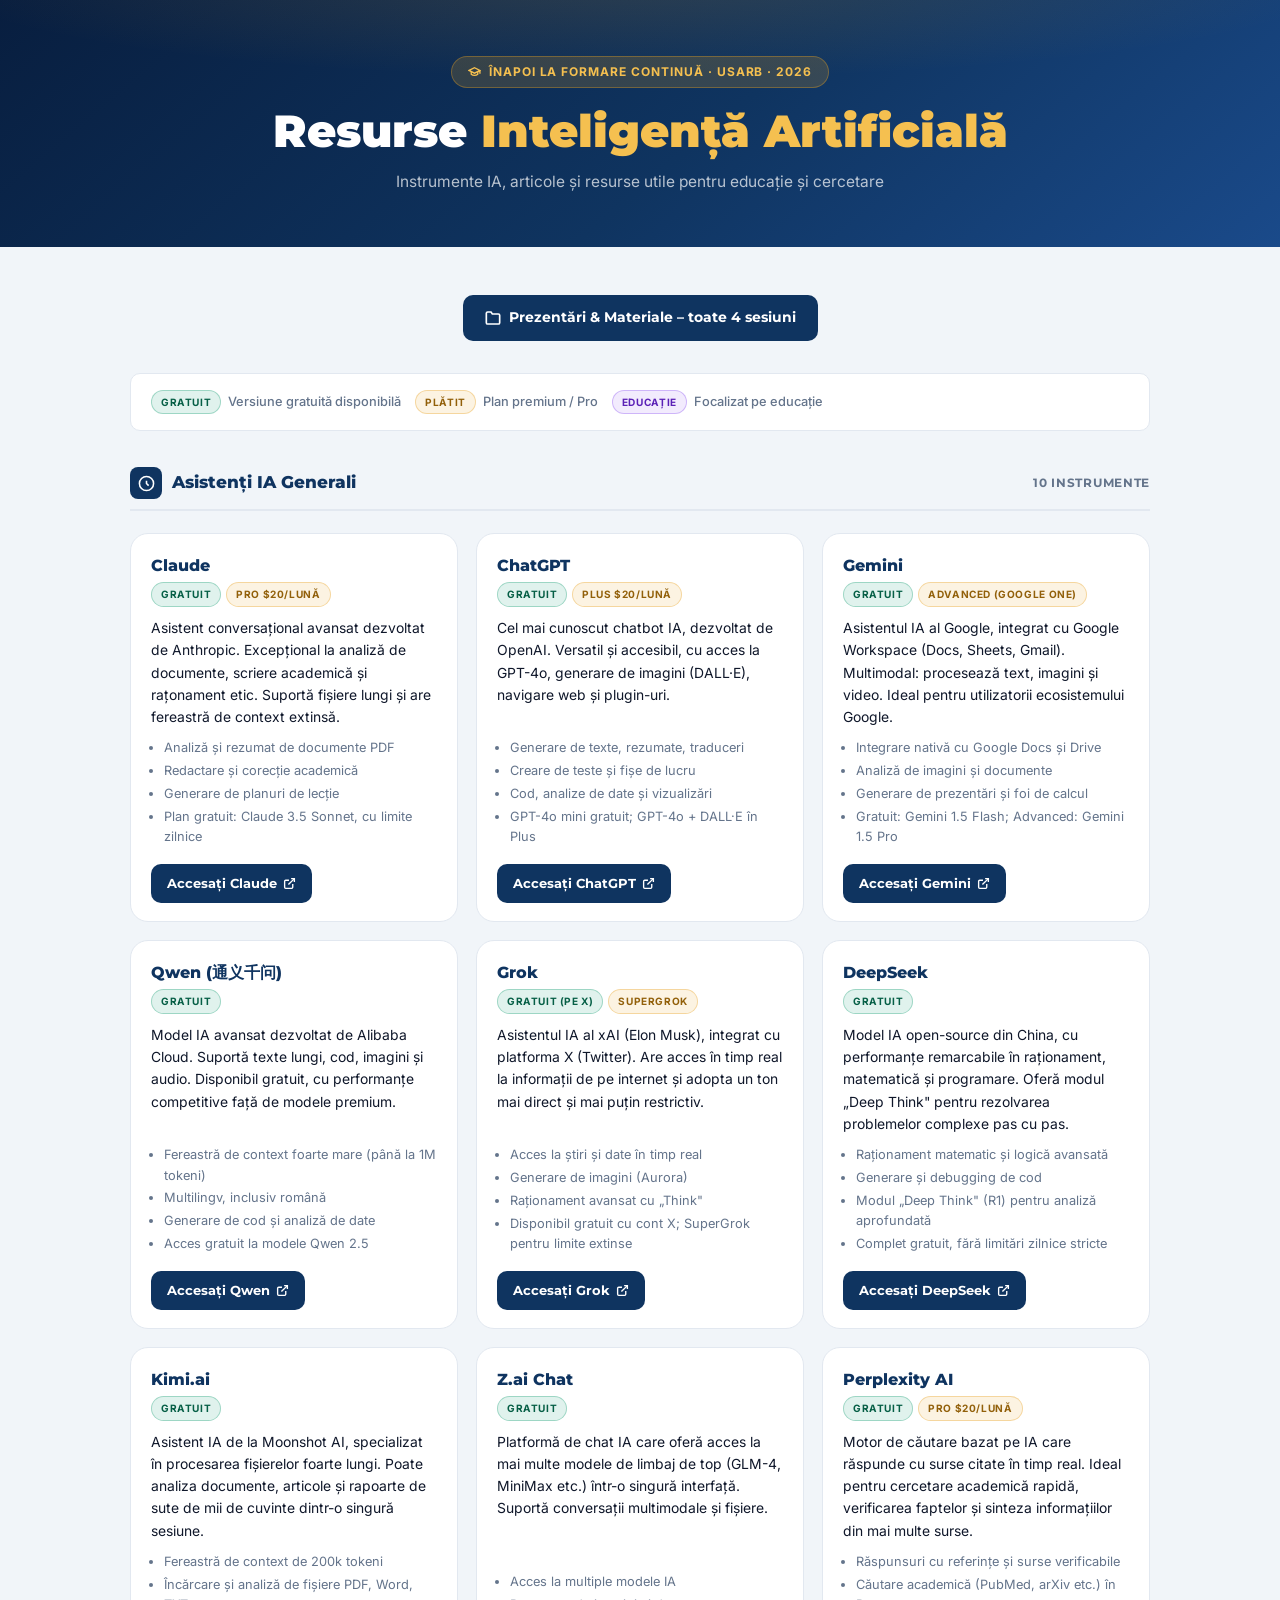
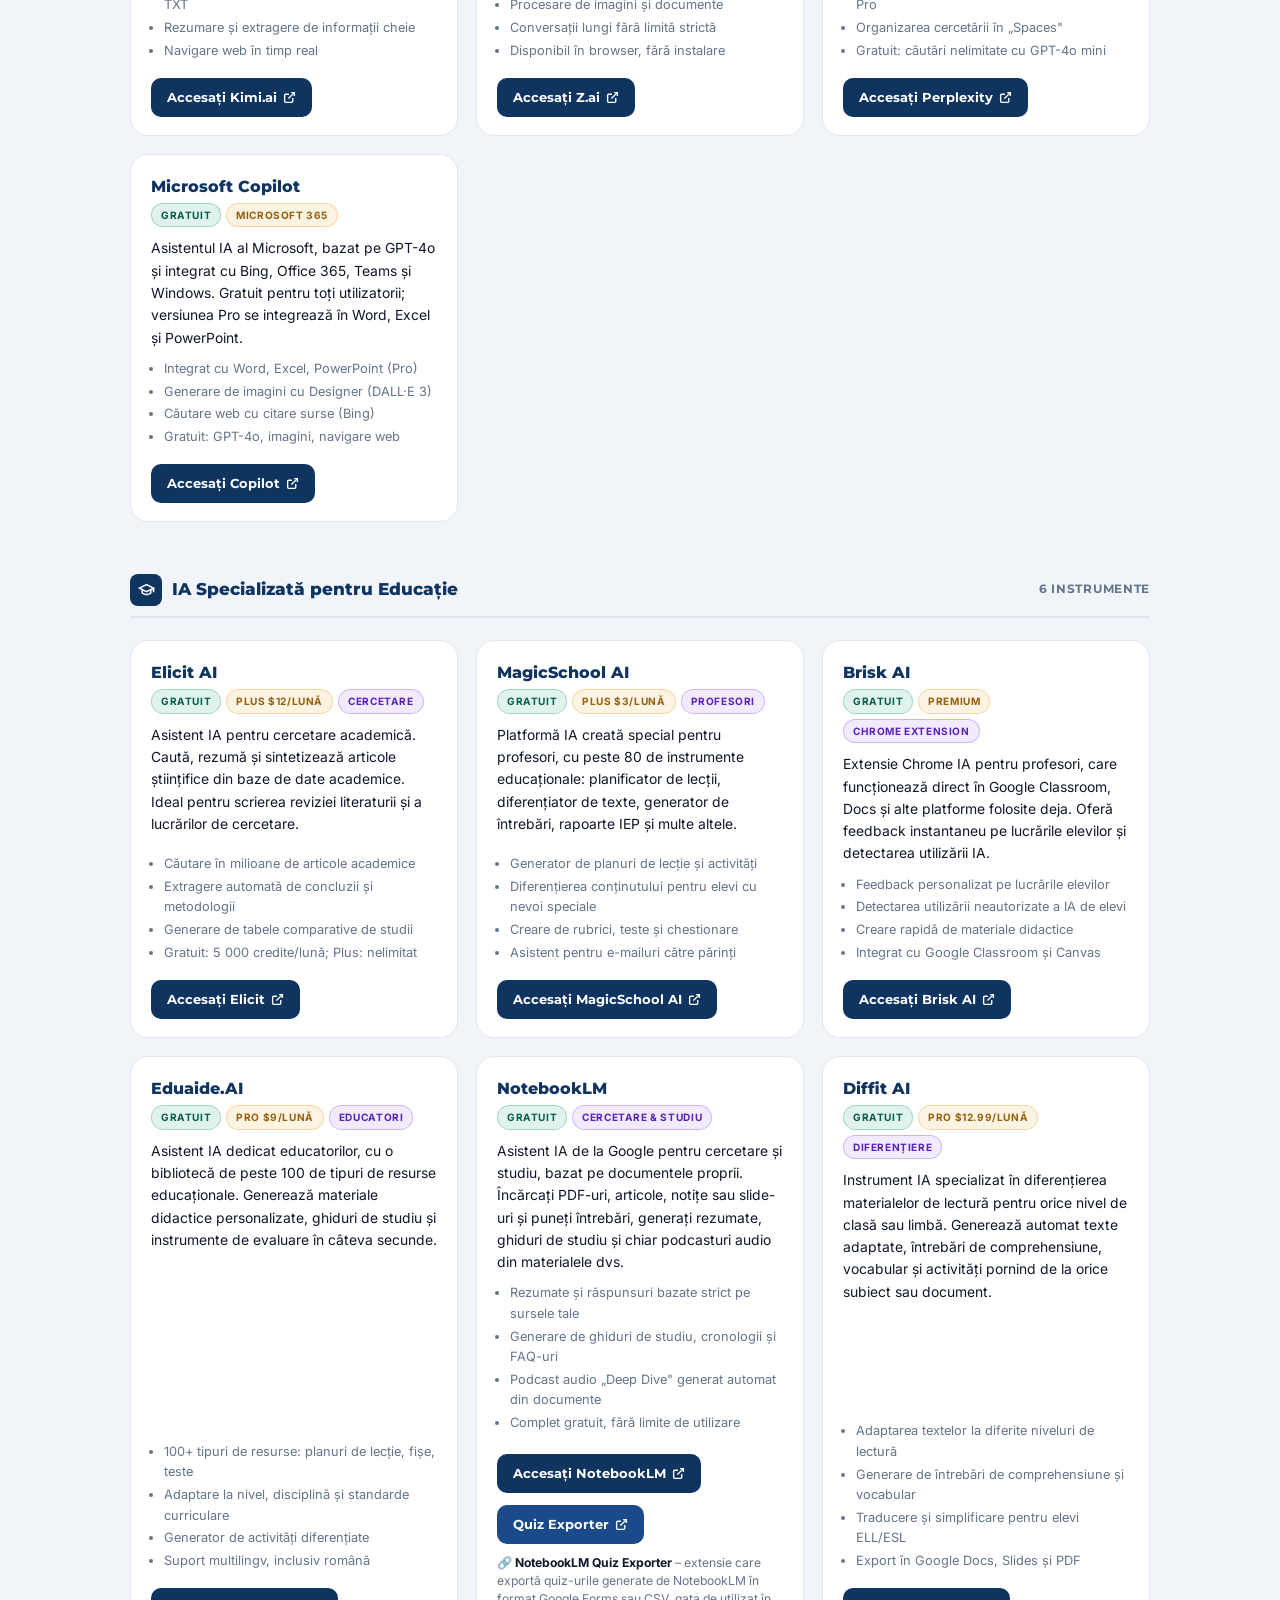
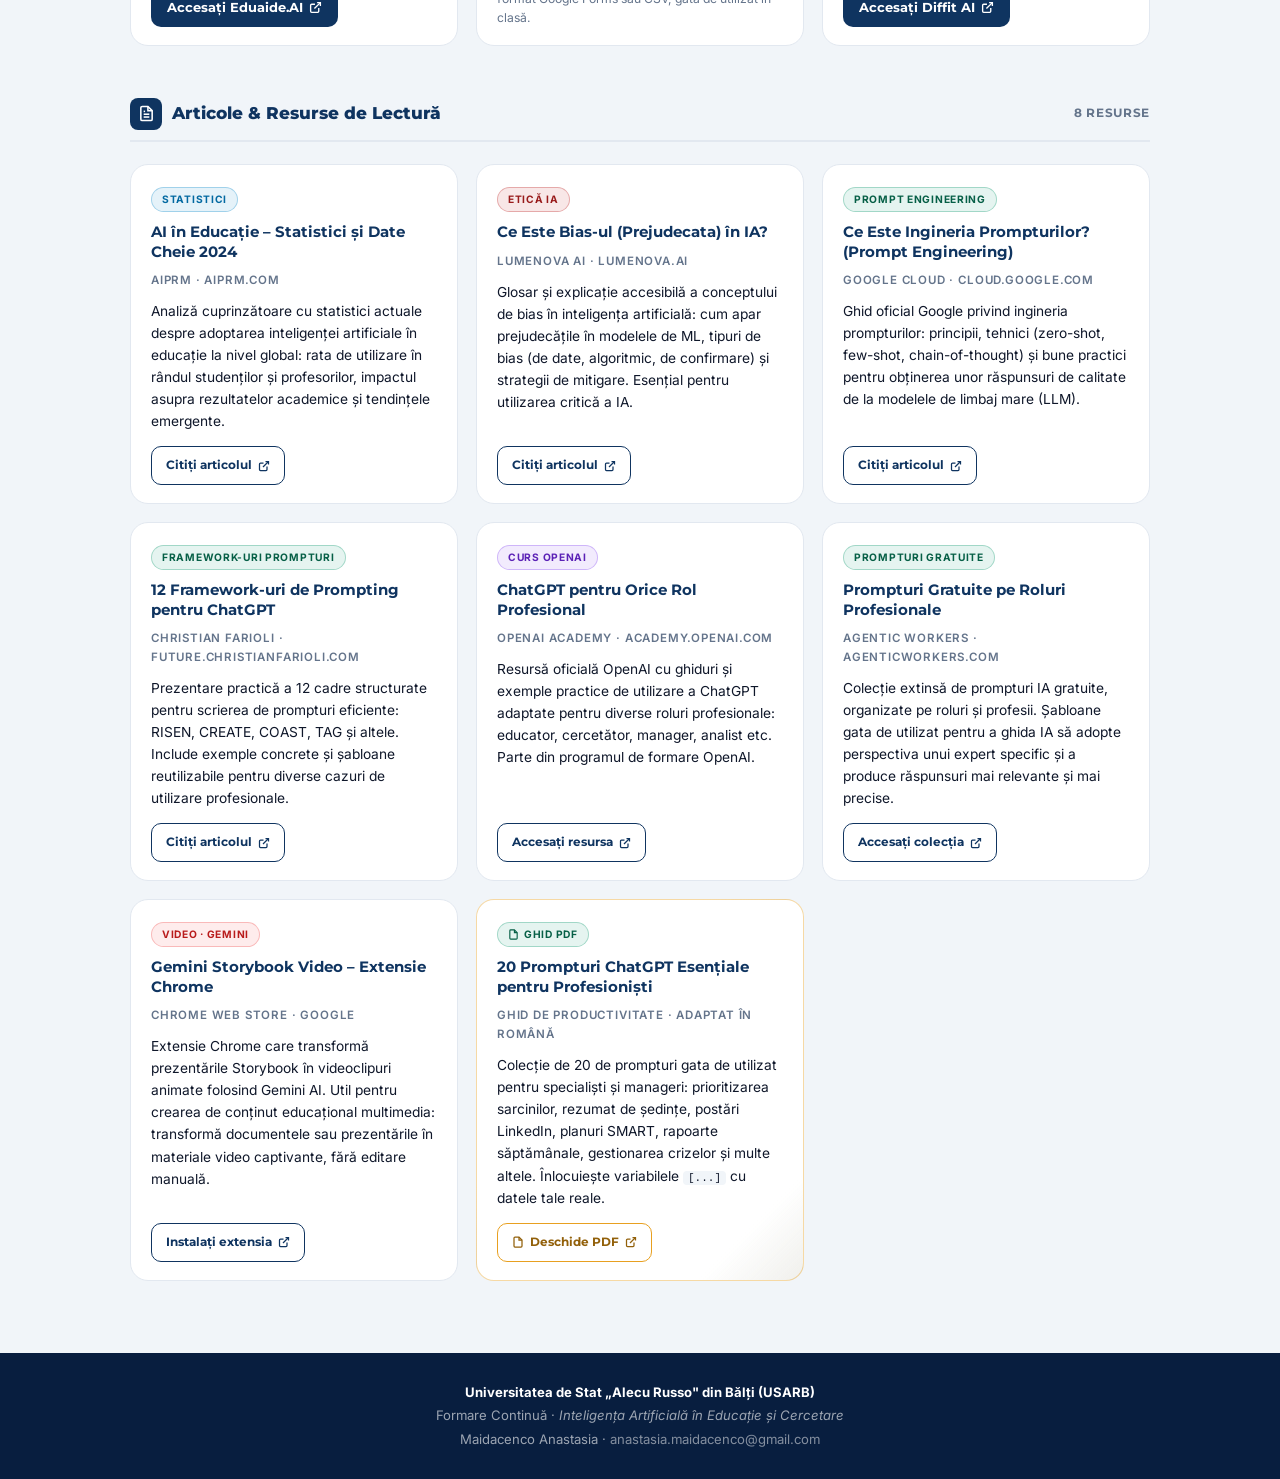
<file: resurse.html>
<!DOCTYPE html>
<html lang="ro">
<head>
  <meta charset="UTF-8" />
  <meta name="viewport" content="width=device-width, initial-scale=1.0" />
  <meta name="description" content="Resurse IA – instrumente și articole utile pentru educație și cercetare. Formare Continuă USARB 2026." />
  <title>Resurse IA | Formare Continuă USARB 2026</title>
  <link rel="icon" href="./ai.ico" />
  <link rel="preconnect" href="https://fonts.googleapis.com" />
  <link rel="preconnect" href="https://fonts.gstatic.com" crossorigin />
  <link href="https://fonts.googleapis.com/css2?family=Montserrat:wght@400;600;700;800;900&family=Inter:wght@300;400;500;600&display=swap" rel="stylesheet" />
  <link rel="stylesheet" href="styles.css" />

  <style>
    /* ── Page-level layout ── */
    body { min-height: 100vh; display: flex; flex-direction: column; }

    /* HERO */
    .res-hero {
      background: linear-gradient(140deg, var(--primary-dark) 0%, var(--primary) 55%, var(--primary-light) 100%);
      color: #fff;
      padding: 56px 24px 52px;
      text-align: center;
      position: relative;
      overflow: hidden;
      flex-shrink: 0;
    }
    .res-hero::after {
      content: '';
      position: absolute; inset: 0;
      background: radial-gradient(ellipse 80% 60% at 50% -10%, rgba(232,160,32,.15) 0%, transparent 70%);
      pointer-events: none;
    }
    .res-eyebrow {
      display: inline-flex; align-items: center; gap: 8px;
      background: rgba(232,160,32,.18);
      border: 1px solid rgba(232,160,32,.35);
      color: var(--accent-light);
      padding: 5px 16px; border-radius: 100px;
      font-size: .75rem; font-weight: 700;
      letter-spacing: .08em; text-transform: uppercase;
      margin-bottom: 18px; text-decoration: none;
    }
    .res-hero h1 {
      font-family: 'Montserrat', sans-serif;
      font-weight: 900;
      font-size: clamp(1.6rem, 4.5vw, 2.8rem);
      line-height: 1.15;
      margin-bottom: 12px;
    }
    .res-hero h1 em { font-style: normal; color: var(--accent-light); }
    .res-hero p.sub {
      font-size: .97rem; color: rgba(255,255,255,.7);
      max-width: 560px; margin: 0 auto;
    }

    /* MAIN */
    .res-main {
      flex: 1;
      padding: 48px 20px 72px;
      max-width: 1060px;
      margin: 0 auto;
      width: 100%;
    }

    /* SECTION HEADING */
    .sec-heading {
      font-family: 'Montserrat', sans-serif;
      font-weight: 800; font-size: 1.05rem;
      color: var(--primary);
      display: flex; align-items: center; gap: 10px;
      margin-bottom: 22px; margin-top: 52px;
      padding-bottom: 10px;
      border-bottom: 2px solid var(--border);
    }
    .sec-heading:first-of-type { margin-top: 0; }
    .sec-icon {
      display: inline-flex; align-items: center; justify-content: center;
      width: 32px; height: 32px; border-radius: 8px;
      background: var(--primary); flex-shrink: 0;
    }
    .sec-icon svg { color: #fff; }
    .sec-count {
      margin-left: auto;
      font-size: .72rem; font-weight: 700;
      color: var(--muted); letter-spacing: .06em; text-transform: uppercase;
    }

    /* TOOLS GRID */
    .tools-grid {
      display: grid;
      grid-template-columns: repeat(auto-fill, minmax(280px, 1fr));
      gap: 18px;
    }

    /* TOOL CARD */
    .tool-card {
      background: var(--surface);
      border: 1.5px solid var(--border);
      border-radius: var(--r-lg);
      padding: 22px 20px 18px;
      display: flex; flex-direction: column; gap: 10px;
      position: relative;
      overflow: hidden;
      transition: transform .2s, box-shadow .2s, border-color .2s;
    }
    .tool-card:hover {
      transform: translateY(-3px);
      box-shadow: var(--sh-md);
      border-color: rgba(15,52,96,.25);
    }
    .tool-top {
      display: flex; flex-direction: column; gap: 7px;
    }
    .tool-name {
      font-family: 'Montserrat', sans-serif;
      font-weight: 800; font-size: 1rem;
      color: var(--primary); line-height: 1.2;
    }
    .tool-badges {
      display: flex; gap: 5px; flex-wrap: wrap;
    }
    .badge {
      display: inline-flex; align-items: center; gap: 3px;
      padding: 3px 9px; border-radius: 100px;
      font-size: .63rem; font-weight: 700;
      letter-spacing: .06em; text-transform: uppercase;
      white-space: nowrap;
    }
    .badge-free {
      background: rgba(5,150,105,.12);
      border: 1px solid rgba(5,150,105,.3);
      color: #065f46;
    }
    .badge-paid {
      background: rgba(232,160,32,.13);
      border: 1px solid rgba(232,160,32,.35);
      color: #92600a;
    }
    .badge-edu {
      background: rgba(124,58,237,.1);
      border: 1px solid rgba(124,58,237,.3);
      color: #5b21b6;
    }
    .tool-desc {
      font-size: .87rem; color: var(--text);
      line-height: 1.6; flex: 1;
    }
    .tool-features {
      font-size: .8rem; color: var(--muted);
      line-height: 1.6;
      padding-left: 1em;
      margin: 0;
    }
    .tool-features li { margin-bottom: .18em; }
    .tool-link {
      display: inline-flex; align-items: center; gap: 6px;
      margin-top: 4px;
      padding: 9px 16px; border-radius: var(--r);
      background: var(--primary);
      color: #fff;
      font-family: 'Montserrat', sans-serif;
      font-weight: 700; font-size: .8rem;
      text-decoration: none;
      transition: background .2s, transform .2s, box-shadow .2s;
      align-self: flex-start;
    }
    .tool-link:hover {
      background: var(--primary-light);
      transform: translateY(-1px);
      box-shadow: var(--sh-md);
    }
    .tool-link svg { flex-shrink: 0; }

    /* ARTICLES GRID */
    .articles-grid {
      display: grid;
      grid-template-columns: repeat(auto-fill, minmax(300px, 1fr));
      gap: 18px;
    }

    .article-card {
      background: var(--surface);
      border: 1.5px solid var(--border);
      border-radius: var(--r-lg);
      padding: 22px 20px 18px;
      display: flex; flex-direction: column; gap: 10px;
      position: relative; overflow: hidden;
      transition: transform .2s, box-shadow .2s, border-color .2s;
    }
    .article-card:hover {
      transform: translateY(-3px);
      box-shadow: var(--sh-md);
      border-color: rgba(124,58,237,.28);
    }
    .article-tag {
      display: inline-flex; align-items: center; gap: 5px;
      padding: 3px 10px; border-radius: 100px;
      font-size: .64rem; font-weight: 700;
      letter-spacing: .07em; text-transform: uppercase;
      align-self: flex-start;
    }
    .tag-stat   { background: rgba(2,132,199,.1);  border: 1px solid rgba(2,132,199,.3);  color: #0369a1; }
    .tag-ethics { background: rgba(185,28,28,.1);  border: 1px solid rgba(185,28,28,.3);  color: #991b1b; }
    .tag-prompt { background: rgba(5,150,105,.1);  border: 1px solid rgba(5,150,105,.3);  color: #065f46; }
    .tag-tool   { background: rgba(232,160,32,.13); border: 1px solid rgba(232,160,32,.35); color: #92600a; }
    .tag-course { background: rgba(124,58,237,.1); border: 1px solid rgba(124,58,237,.3);  color: #5b21b6; }
    .tag-video  { background: rgba(239,68,68,.1);  border: 1px solid rgba(239,68,68,.3);  color: #b91c1c; }

    .article-title {
      font-family: 'Montserrat', sans-serif;
      font-weight: 700; font-size: .95rem;
      color: var(--primary); line-height: 1.3;
    }
    .article-source {
      font-size: .72rem; font-weight: 600;
      color: var(--muted); text-transform: uppercase; letter-spacing: .07em;
    }
    .article-desc {
      font-size: .86rem; color: var(--text);
      line-height: 1.6; flex: 1;
    }
    .article-link {
      display: inline-flex; align-items: center; gap: 6px;
      margin-top: 4px;
      padding: 8px 14px; border-radius: var(--r);
      background: transparent;
      border: 1.5px solid var(--primary);
      color: var(--primary);
      font-family: 'Montserrat', sans-serif;
      font-weight: 700; font-size: .78rem;
      text-decoration: none;
      transition: all .2s;
      align-self: flex-start;
    }
    .article-link:hover {
      background: var(--primary);
      color: #fff;
    }
    .article-link svg { flex-shrink: 0; }

    /* LEGEND BAR */
    .legend-bar {
      display: flex; flex-wrap: wrap; gap: 14px;
      padding: 16px 20px;
      background: var(--surface);
      border: 1.5px solid var(--border);
      border-radius: var(--r);
      margin-bottom: 36px;
      font-size: .8rem;
    }
    .leg-item { display: flex; align-items: center; gap: 7px; color: var(--muted); font-weight: 500; }

    /* FOOTER */
    .res-footer {
      background: var(--primary-dark);
      color: rgba(255,255,255,.6);
      text-align: center; padding: 28px 20px;
      font-size: .82rem; line-height: 1.8;
    }
    .res-footer strong { color: #fff; }
    .res-footer a { color: rgba(255,255,255,.5); text-decoration: none; }
    .res-footer a:hover { color: var(--accent-light); }

    /* BACK LINK */
    .back-link {
      display: inline-flex; align-items: center; gap: 6px;
      color: rgba(255,255,255,.72); font-size: .82rem; font-weight: 600;
      text-decoration: none;
      margin-bottom: 14px;
      transition: color .2s;
    }
    .back-link:hover { color: var(--accent-light); }

    /* RESPONSIVE */
    @media (max-width: 600px) {
      .tools-grid, .articles-grid { grid-template-columns: 1fr; }
    }
  </style>
</head>

<body>

<!-- ╔══════════════════════════════════════════╗
     ║  HERO                                    ║
     ╚══════════════════════════════════════════╝ -->
<header class="res-hero">
    <p class="res-eyebrow">
      <svg width="13" height="13" viewBox="0 0 24 24" fill="none" stroke="currentColor" stroke-width="2.5" aria-hidden="true"><path d="M22 10v6M2 10l10-5 10 5-10 5z"/><path d="M6 12v5c3 3 9 3 12 0v-5"/></svg>
      <a href="index.html" style="color:var(--accent-light);text-decoration:none;">Înapoi la Formare Continuă · USARB · 2026</a>
    </p>
  
  <h1>Resurse <em>Inteligență Artificială</em></h1>
  <p class="sub">Instrumente IA, articole și resurse utile pentru educație și cercetare</p>
</header>

<!-- ╔══════════════════════════════════════════╗
     ║  MAIN                                    ║
     ╚══════════════════════════════════════════╝ -->
<main class="res-main">

  <!-- DRIVE LINK -->
  <p style="text-align:center; margin-bottom:32px;">
    <a href="https://drive.google.com/drive/folders/1dtwPLvqHMKYNhToc9SrxQeTo9jR8SnfJ?usp=sharing"
       target="_blank" rel="noopener noreferrer"
       style="display:inline-flex;align-items:center;gap:8px;background:var(--primary);color:#fff;padding:11px 22px;border-radius:var(--r);font-family:'Montserrat',sans-serif;font-weight:700;font-size:.9rem;text-decoration:none;transition:all .2s;"
       onmouseover="this.style.background='var(--primary-light)';this.style.transform='translateY(-2px)'"
       onmouseout="this.style.background='var(--primary)';this.style.transform='none'">
      <svg width="16" height="16" viewBox="0 0 24 24" fill="none" stroke="currentColor" stroke-width="2.5" aria-hidden="true"><path d="M22 19a2 2 0 0 1-2 2H4a2 2 0 0 1-2-2V5a2 2 0 0 1 2-2h5l2 3h9a2 2 0 0 1 2 2z"/></svg>
      Prezentări &amp; Materiale – toate 4 sesiuni
    </a>
  </p>

  <!-- LEGEND -->
  <div class="legend-bar" aria-label="Legendă">
    <span class="leg-item">
      <span class="badge badge-free">Gratuit</span> Versiune gratuită disponibilă
    </span>
    <span class="leg-item">
      <span class="badge badge-paid">Plătit</span> Plan premium / Pro
    </span>
    <span class="leg-item">
      <span class="badge badge-edu">Educație</span> Focalizat pe educație
    </span>
  </div>

  <!-- ══════════════════════════════════
       SECTION 1 · ASISTENȚI IA GENERALI
  ══════════════════════════════════ -->
  <h2 class="sec-heading">
    <span class="sec-icon">
      <svg width="17" height="17" viewBox="0 0 24 24" fill="none" stroke="currentColor" stroke-width="2.2" aria-hidden="true"><circle cx="12" cy="12" r="10"/><path d="M12 8v4l3 3"/></svg>
    </span>
    Asistenți IA Generali
    <span class="sec-count">10 instrumente</span>
  </h2>

  <div class="tools-grid">

    <!-- CLAUDE -->
    <div class="tool-card">
      <div class="tool-top">
        <p class="tool-name">Claude</p>
        <div class="tool-badges">
          <span class="badge badge-free">Gratuit</span>
          <span class="badge badge-paid">Pro $20/lună</span>
        </div>
      </div>
      <p class="tool-desc">Asistent conversațional avansat dezvoltat de Anthropic. Excepțional la analiză de documente, scriere academică și rațonament etic. Suportă fișiere lungi și are fereastră de context extinsă.</p>
      <ul class="tool-features">
        <li>Analiză și rezumat de documente PDF</li>
        <li>Redactare și corecție academică</li>
        <li>Generare de planuri de lecție</li>
        <li>Plan gratuit: Claude 3.5 Sonnet, cu limite zilnice</li>
      </ul>
      <a href="https://claude.ai" target="_blank" rel="noopener noreferrer" class="tool-link">
        Accesați Claude
        <svg width="13" height="13" viewBox="0 0 24 24" fill="none" stroke="currentColor" stroke-width="2.5" aria-hidden="true"><path d="M18 13v6a2 2 0 0 1-2 2H5a2 2 0 0 1-2-2V8a2 2 0 0 1 2-2h6"/><polyline points="15 3 21 3 21 9"/><line x1="10" y1="14" x2="21" y2="3"/></svg>
      </a>
    </div>

    <!-- CHATGPT -->
    <div class="tool-card">
      <div class="tool-top">
        <p class="tool-name">ChatGPT</p>
        <div class="tool-badges">
          <span class="badge badge-free">Gratuit</span>
          <span class="badge badge-paid">Plus $20/lună</span>
        </div>
      </div>
      <p class="tool-desc">Cel mai cunoscut chatbot IA, dezvoltat de OpenAI. Versatil și accesibil, cu acces la GPT-4o, generare de imagini (DALL·E), navigare web și plugin-uri.</p>
      <ul class="tool-features">
        <li>Generare de texte, rezumate, traduceri</li>
        <li>Creare de teste și fișe de lucru</li>
        <li>Cod, analize de date și vizualizări</li>
        <li>GPT-4o mini gratuit; GPT-4o + DALL·E în Plus</li>
      </ul>
      <a href="https://chatgpt.com" target="_blank" rel="noopener noreferrer" class="tool-link">
        Accesați ChatGPT
        <svg width="13" height="13" viewBox="0 0 24 24" fill="none" stroke="currentColor" stroke-width="2.5" aria-hidden="true"><path d="M18 13v6a2 2 0 0 1-2 2H5a2 2 0 0 1-2-2V8a2 2 0 0 1 2-2h6"/><polyline points="15 3 21 3 21 9"/><line x1="10" y1="14" x2="21" y2="3"/></svg>
      </a>
    </div>

    <!-- GEMINI -->
    <div class="tool-card">
      <div class="tool-top">
        <p class="tool-name">Gemini</p>
        <div class="tool-badges">
          <span class="badge badge-free">Gratuit</span>
          <span class="badge badge-paid">Advanced (Google One)</span>
        </div>
      </div>
      <p class="tool-desc">Asistentul IA al Google, integrat cu Google Workspace (Docs, Sheets, Gmail). Multimodal: procesează text, imagini și video. Ideal pentru utilizatorii ecosistemului Google.</p>
      <ul class="tool-features">
        <li>Integrare nativă cu Google Docs și Drive</li>
        <li>Analiză de imagini și documente</li>
        <li>Generare de prezentări și foi de calcul</li>
        <li>Gratuit: Gemini 1.5 Flash; Advanced: Gemini 1.5 Pro</li>
      </ul>
      <a href="https://gemini.google.com" target="_blank" rel="noopener noreferrer" class="tool-link">
        Accesați Gemini
        <svg width="13" height="13" viewBox="0 0 24 24" fill="none" stroke="currentColor" stroke-width="2.5" aria-hidden="true"><path d="M18 13v6a2 2 0 0 1-2 2H5a2 2 0 0 1-2-2V8a2 2 0 0 1 2-2h6"/><polyline points="15 3 21 3 21 9"/><line x1="10" y1="14" x2="21" y2="3"/></svg>
      </a>
    </div>

    <!-- QWEN -->
    <div class="tool-card">
      <div class="tool-top">
        <p class="tool-name">Qwen (通义千问)</p>
        <div class="tool-badges">
          <span class="badge badge-free">Gratuit</span>
        </div>
      </div>
      <p class="tool-desc">Model IA avansat dezvoltat de Alibaba Cloud. Suportă texte lungi, cod, imagini și audio. Disponibil gratuit, cu performanțe competitive față de modele premium.</p>
      <ul class="tool-features">
        <li>Fereastră de context foarte mare (până la 1M tokeni)</li>
        <li>Multilingv, inclusiv română</li>
        <li>Generare de cod și analiză de date</li>
        <li>Acces gratuit la modele Qwen 2.5</li>
      </ul>
      <a href="https://chat.qwen.ai" target="_blank" rel="noopener noreferrer" class="tool-link">
        Accesați Qwen
        <svg width="13" height="13" viewBox="0 0 24 24" fill="none" stroke="currentColor" stroke-width="2.5" aria-hidden="true"><path d="M18 13v6a2 2 0 0 1-2 2H5a2 2 0 0 1-2-2V8a2 2 0 0 1 2-2h6"/><polyline points="15 3 21 3 21 9"/><line x1="10" y1="14" x2="21" y2="3"/></svg>
      </a>
    </div>

    <!-- GROK -->
    <div class="tool-card">
      <div class="tool-top">
        <p class="tool-name">Grok</p>
        <div class="tool-badges">
          <span class="badge badge-free">Gratuit (pe X)</span>
          <span class="badge badge-paid">SuperGrok</span>
        </div>
      </div>
      <p class="tool-desc">Asistentul IA al xAI (Elon Musk), integrat cu platforma X (Twitter). Are acces în timp real la informații de pe internet și adopta un ton mai direct și mai puțin restrictiv.</p>
      <ul class="tool-features">
        <li>Acces la știri și date în timp real</li>
        <li>Generare de imagini (Aurora)</li>
        <li>Raționament avansat cu „Think"</li>
        <li>Disponibil gratuit cu cont X; SuperGrok pentru limite extinse</li>
      </ul>
      <a href="https://grok.com" target="_blank" rel="noopener noreferrer" class="tool-link">
        Accesați Grok
        <svg width="13" height="13" viewBox="0 0 24 24" fill="none" stroke="currentColor" stroke-width="2.5" aria-hidden="true"><path d="M18 13v6a2 2 0 0 1-2 2H5a2 2 0 0 1-2-2V8a2 2 0 0 1 2-2h6"/><polyline points="15 3 21 3 21 9"/><line x1="10" y1="14" x2="21" y2="3"/></svg>
      </a>
    </div>

    <!-- DEEPSEEK -->
    <div class="tool-card">
      <div class="tool-top">
        <p class="tool-name">DeepSeek</p>
        <div class="tool-badges">
          <span class="badge badge-free">Gratuit</span>
        </div>
      </div>
      <p class="tool-desc">Model IA open-source din China, cu performanțe remarcabile în raționament, matematică și programare. Oferă modul „Deep Think" pentru rezolvarea problemelor complexe pas cu pas.</p>
      <ul class="tool-features">
        <li>Raționament matematic și logică avansată</li>
        <li>Generare și debugging de cod</li>
        <li>Modul „Deep Think" (R1) pentru analiză aprofundată</li>
        <li>Complet gratuit, fără limitări zilnice stricte</li>
      </ul>
      <a href="https://chat.deepseek.com" target="_blank" rel="noopener noreferrer" class="tool-link">
        Accesați DeepSeek
        <svg width="13" height="13" viewBox="0 0 24 24" fill="none" stroke="currentColor" stroke-width="2.5" aria-hidden="true"><path d="M18 13v6a2 2 0 0 1-2 2H5a2 2 0 0 1-2-2V8a2 2 0 0 1 2-2h6"/><polyline points="15 3 21 3 21 9"/><line x1="10" y1="14" x2="21" y2="3"/></svg>
      </a>
    </div>

    <!-- KIMI.AI -->
    <div class="tool-card">
      <div class="tool-top">
        <p class="tool-name">Kimi.ai</p>
        <div class="tool-badges">
          <span class="badge badge-free">Gratuit</span>
        </div>
      </div>
      <p class="tool-desc">Asistent IA de la Moonshot AI, specializat în procesarea fișierelor foarte lungi. Poate analiza documente, articole și rapoarte de sute de mii de cuvinte dintr-o singură sesiune.</p>
      <ul class="tool-features">
        <li>Fereastră de context de 200k tokeni</li>
        <li>Încărcare și analiză de fișiere PDF, Word, TXT</li>
        <li>Rezumare și extragere de informații cheie</li>
        <li>Navigare web în timp real</li>
      </ul>
      <a href="https://kimi.ai" target="_blank" rel="noopener noreferrer" class="tool-link">
        Accesați Kimi.ai
        <svg width="13" height="13" viewBox="0 0 24 24" fill="none" stroke="currentColor" stroke-width="2.5" aria-hidden="true"><path d="M18 13v6a2 2 0 0 1-2 2H5a2 2 0 0 1-2-2V8a2 2 0 0 1 2-2h6"/><polyline points="15 3 21 3 21 9"/><line x1="10" y1="14" x2="21" y2="3"/></svg>
      </a>
    </div>

    <!-- Z.AI CHAT -->
    <div class="tool-card">
      <div class="tool-top">
        <p class="tool-name">Z.ai Chat</p>
        <div class="tool-badges">
          <span class="badge badge-free">Gratuit</span>
        </div>
      </div>
      <p class="tool-desc">Platformă de chat IA care oferă acces la mai multe modele de limbaj de top (GLM-4, MiniMax etc.) într-o singură interfață. Suportă conversații multimodale și fișiere.</p>
      <ul class="tool-features">
        <li>Acces la multiple modele IA</li>
        <li>Procesare de imagini și documente</li>
        <li>Conversații lungi fără limită strictă</li>
        <li>Disponibil în browser, fără instalare</li>
      </ul>
      <a href="https://z.ai" target="_blank" rel="noopener noreferrer" class="tool-link">
        Accesați Z.ai
        <svg width="13" height="13" viewBox="0 0 24 24" fill="none" stroke="currentColor" stroke-width="2.5" aria-hidden="true"><path d="M18 13v6a2 2 0 0 1-2 2H5a2 2 0 0 1-2-2V8a2 2 0 0 1 2-2h6"/><polyline points="15 3 21 3 21 9"/><line x1="10" y1="14" x2="21" y2="3"/></svg>
      </a>
    </div>

    <!-- PERPLEXITY -->
    <div class="tool-card">
      <div class="tool-top">
        <p class="tool-name">Perplexity AI</p>
        <div class="tool-badges">
          <span class="badge badge-free">Gratuit</span>
          <span class="badge badge-paid">Pro $20/lună</span>
        </div>
      </div>
      <p class="tool-desc">Motor de căutare bazat pe IA care răspunde cu surse citate în timp real. Ideal pentru cercetare academică rapidă, verificarea faptelor și sinteza informațiilor din mai multe surse.</p>
      <ul class="tool-features">
        <li>Răspunsuri cu referințe și surse verificabile</li>
        <li>Căutare academică (PubMed, arXiv etc.) în Pro</li>
        <li>Organizarea cercetării în „Spaces"</li>
        <li>Gratuit: căutări nelimitate cu GPT-4o mini</li>
      </ul>
      <a href="https://perplexity.ai" target="_blank" rel="noopener noreferrer" class="tool-link">
        Accesați Perplexity
        <svg width="13" height="13" viewBox="0 0 24 24" fill="none" stroke="currentColor" stroke-width="2.5" aria-hidden="true"><path d="M18 13v6a2 2 0 0 1-2 2H5a2 2 0 0 1-2-2V8a2 2 0 0 1 2-2h6"/><polyline points="15 3 21 3 21 9"/><line x1="10" y1="14" x2="21" y2="3"/></svg>
      </a>
    </div>

    <!-- COPILOT -->
    <div class="tool-card">
      <div class="tool-top">
        <p class="tool-name">Microsoft Copilot</p>
        <div class="tool-badges">
          <span class="badge badge-free">Gratuit</span>
          <span class="badge badge-paid">Microsoft 365</span>
        </div>
      </div>
      <p class="tool-desc">Asistentul IA al Microsoft, bazat pe GPT-4o și integrat cu Bing, Office 365, Teams și Windows. Gratuit pentru toți utilizatorii; versiunea Pro se integrează în Word, Excel și PowerPoint.</p>
      <ul class="tool-features">
        <li>Integrat cu Word, Excel, PowerPoint (Pro)</li>
        <li>Generare de imagini cu Designer (DALL·E 3)</li>
        <li>Căutare web cu citare surse (Bing)</li>
        <li>Gratuit: GPT-4o, imagini, navigare web</li>
      </ul>
      <a href="https://copilot.microsoft.com" target="_blank" rel="noopener noreferrer" class="tool-link">
        Accesați Copilot
        <svg width="13" height="13" viewBox="0 0 24 24" fill="none" stroke="currentColor" stroke-width="2.5" aria-hidden="true"><path d="M18 13v6a2 2 0 0 1-2 2H5a2 2 0 0 1-2-2V8a2 2 0 0 1 2-2h6"/><polyline points="15 3 21 3 21 9"/><line x1="10" y1="14" x2="21" y2="3"/></svg>
      </a>
    </div>

  </div><!-- /tools-grid generali -->

  <!-- ══════════════════════════════════
       SECTION 2 · IA PENTRU EDUCAȚIE
  ══════════════════════════════════ -->
  <h2 class="sec-heading">
    <span class="sec-icon">
      <svg width="17" height="17" viewBox="0 0 24 24" fill="none" stroke="currentColor" stroke-width="2.2" aria-hidden="true"><path d="M22 10v6M2 10l10-5 10 5-10 5z"/><path d="M6 12v5c3 3 9 3 12 0v-5"/></svg>
    </span>
    IA Specializată pentru Educație
    <span class="sec-count">6 instrumente</span>
  </h2>

  <div class="tools-grid">

    <!-- ELICIT AI -->
    <div class="tool-card">
      <div class="tool-top">
        <p class="tool-name">Elicit AI</p>
        <div class="tool-badges">
          <span class="badge badge-free">Gratuit</span>
          <span class="badge badge-paid">Plus $12/lună</span>
          <span class="badge badge-edu">Cercetare</span>
        </div>
      </div>
      <p class="tool-desc">Asistent IA pentru cercetare academică. Caută, rezumă și sintetizează articole științifice din baze de date academice. Ideal pentru scrierea reviziei literaturii și a lucrărilor de cercetare.</p>
      <ul class="tool-features">
        <li>Căutare în milioane de articole academice</li>
        <li>Extragere automată de concluzii și metodologii</li>
        <li>Generare de tabele comparative de studii</li>
        <li>Gratuit: 5 000 credite/lună; Plus: nelimitat</li>
      </ul>
      <a href="https://elicit.com" target="_blank" rel="noopener noreferrer" class="tool-link">
        Accesați Elicit
        <svg width="13" height="13" viewBox="0 0 24 24" fill="none" stroke="currentColor" stroke-width="2.5" aria-hidden="true"><path d="M18 13v6a2 2 0 0 1-2 2H5a2 2 0 0 1-2-2V8a2 2 0 0 1 2-2h6"/><polyline points="15 3 21 3 21 9"/><line x1="10" y1="14" x2="21" y2="3"/></svg>
      </a>
    </div>

    <!-- MAGICSCHOOL AI -->
    <div class="tool-card">
      <div class="tool-top">
        <p class="tool-name">MagicSchool AI</p>
        <div class="tool-badges">
          <span class="badge badge-free">Gratuit</span>
          <span class="badge badge-paid">Plus $3/lună</span>
          <span class="badge badge-edu">Profesori</span>
        </div>
      </div>
      <p class="tool-desc">Platformă IA creată special pentru profesori, cu peste 80 de instrumente educaționale: planificator de lecții, diferențiator de texte, generator de întrebări, rapoarte IEP și multe altele.</p>
      <ul class="tool-features">
        <li>Generator de planuri de lecție și activități</li>
        <li>Diferențierea conținutului pentru elevi cu nevoi speciale</li>
        <li>Creare de rubrici, teste și chestionare</li>
        <li>Asistent pentru e-mailuri către părinți</li>
      </ul>
      <a href="https://magicschool.ai" target="_blank" rel="noopener noreferrer" class="tool-link">
        Accesați MagicSchool AI
        <svg width="13" height="13" viewBox="0 0 24 24" fill="none" stroke="currentColor" stroke-width="2.5" aria-hidden="true"><path d="M18 13v6a2 2 0 0 1-2 2H5a2 2 0 0 1-2-2V8a2 2 0 0 1 2-2h6"/><polyline points="15 3 21 3 21 9"/><line x1="10" y1="14" x2="21" y2="3"/></svg>
      </a>
    </div>

    <!-- BRISK AI -->
    <div class="tool-card">
      <div class="tool-top">
        <p class="tool-name">Brisk AI</p>
        <div class="tool-badges">
          <span class="badge badge-free">Gratuit</span>
          <span class="badge badge-paid">Premium</span>
          <span class="badge badge-edu">Chrome Extension</span>
        </div>
      </div>
      <p class="tool-desc">Extensie Chrome IA pentru profesori, care funcționează direct în Google Classroom, Docs și alte platforme folosite deja. Oferă feedback instantaneu pe lucrările elevilor și detectarea utilizării IA.</p>
      <ul class="tool-features">
        <li>Feedback personalizat pe lucrările elevilor</li>
        <li>Detectarea utilizării neautorizate a IA de elevi</li>
        <li>Creare rapidă de materiale didactice</li>
        <li>Integrat cu Google Classroom și Canvas</li>
      </ul>
      <a href="https://briskteaching.com" target="_blank" rel="noopener noreferrer" class="tool-link">
        Accesați Brisk AI
        <svg width="13" height="13" viewBox="0 0 24 24" fill="none" stroke="currentColor" stroke-width="2.5" aria-hidden="true"><path d="M18 13v6a2 2 0 0 1-2 2H5a2 2 0 0 1-2-2V8a2 2 0 0 1 2-2h6"/><polyline points="15 3 21 3 21 9"/><line x1="10" y1="14" x2="21" y2="3"/></svg>
      </a>
    </div>

    <!-- EDUAIDE.AI -->
    <div class="tool-card">
      <div class="tool-top">
        <p class="tool-name">Eduaide.AI</p>
        <div class="tool-badges">
          <span class="badge badge-free">Gratuit</span>
          <span class="badge badge-paid">Pro $9/lună</span>
          <span class="badge badge-edu">Educatori</span>
        </div>
      </div>
      <p class="tool-desc">Asistent IA dedicat educatorilor, cu o bibliotecă de peste 100 de tipuri de resurse educaționale. Generează materiale didactice personalizate, ghiduri de studiu și instrumente de evaluare în câteva secunde.</p>
      <ul class="tool-features">
        <li>100+ tipuri de resurse: planuri de lecție, fișe, teste</li>
        <li>Adaptare la nivel, disciplină și standarde curriculare</li>
        <li>Generator de activități diferențiate</li>
        <li>Suport multilingv, inclusiv română</li>
      </ul>
      <a href="https://eduaide.ai" target="_blank" rel="noopener noreferrer" class="tool-link">
        Accesați Eduaide.AI
        <svg width="13" height="13" viewBox="0 0 24 24" fill="none" stroke="currentColor" stroke-width="2.5" aria-hidden="true"><path d="M18 13v6a2 2 0 0 1-2 2H5a2 2 0 0 1-2-2V8a2 2 0 0 1 2-2h6"/><polyline points="15 3 21 3 21 9"/><line x1="10" y1="14" x2="21" y2="3"/></svg>
      </a>
    </div>

    <!-- NOTEBOOKLM -->
    <div class="tool-card">
      <div class="tool-top">
        <p class="tool-name">NotebookLM</p>
        <div class="tool-badges">
          <span class="badge badge-free">Gratuit</span>
          <span class="badge badge-edu">Cercetare &amp; Studiu</span>
        </div>
      </div>
      <p class="tool-desc">Asistent IA de la Google pentru cercetare și studiu, bazat pe documentele proprii. Încărcați PDF-uri, articole, notițe sau slide-uri și puneți întrebări, generați rezumate, ghiduri de studiu și chiar podcasturi audio din materialele dvs.</p>
      <ul class="tool-features">
        <li>Rezumate și răspunsuri bazate strict pe sursele tale</li>
        <li>Generare de ghiduri de studiu, cronologii și FAQ-uri</li>
        <li>Podcast audio „Deep Dive" generat automat din documente</li>
        <li>Complet gratuit, fără limite de utilizare</li>
      </ul>
      <div style="display:flex; gap:8px; flex-wrap:wrap; margin-top:4px;">
        <a href="https://notebooklm.google.com" target="_blank" rel="noopener noreferrer" class="tool-link">
          Accesați NotebookLM
          <svg width="13" height="13" viewBox="0 0 24 24" fill="none" stroke="currentColor" stroke-width="2.5" aria-hidden="true"><path d="M18 13v6a2 2 0 0 1-2 2H5a2 2 0 0 1-2-2V8a2 2 0 0 1 2-2h6"/><polyline points="15 3 21 3 21 9"/><line x1="10" y1="14" x2="21" y2="3"/></svg>
        </a>
        <a href="https://nlmexporter.keeman.app/" target="_blank" rel="noopener noreferrer" class="tool-link" style="background:var(--primary-light);">
          Quiz Exporter
          <svg width="13" height="13" viewBox="0 0 24 24" fill="none" stroke="currentColor" stroke-width="2.5" aria-hidden="true"><path d="M18 13v6a2 2 0 0 1-2 2H5a2 2 0 0 1-2-2V8a2 2 0 0 1 2-2h6"/><polyline points="15 3 21 3 21 9"/><line x1="10" y1="14" x2="21" y2="3"/></svg>
        </a>
      </div>
      <p style="font-size:.76rem; color:var(--muted); line-height:1.5;">&#128279; <strong style="color:var(--text);">NotebookLM Quiz Exporter</strong> – extensie care exportă quiz-urile generate de NotebookLM în format Google Forms sau CSV, gata de utilizat în clasă.</p>
    </div>

    <!-- DIFFIT AI -->
    <div class="tool-card">
      <div class="tool-top">
        <p class="tool-name">Diffit AI</p>
        <div class="tool-badges">
          <span class="badge badge-free">Gratuit</span>
          <span class="badge badge-paid">Pro $12.99/lună</span>
          <span class="badge badge-edu">Diferențiere</span>
        </div>
      </div>
      <p class="tool-desc">Instrument IA specializat în diferențierea materialelor de lectură pentru orice nivel de clasă sau limbă. Generează automat texte adaptate, întrebări de comprehensiune, vocabular și activități pornind de la orice subiect sau document.</p>
      <ul class="tool-features">
        <li>Adaptarea textelor la diferite niveluri de lectură</li>
        <li>Generare de întrebări de comprehensiune și vocabular</li>
        <li>Traducere și simplificare pentru elevi ELL/ESL</li>
        <li>Export în Google Docs, Slides și PDF</li>
      </ul>
      <a href="https://web.diffit.me" target="_blank" rel="noopener noreferrer" class="tool-link">
        Accesați Diffit AI
        <svg width="13" height="13" viewBox="0 0 24 24" fill="none" stroke="currentColor" stroke-width="2.5" aria-hidden="true"><path d="M18 13v6a2 2 0 0 1-2 2H5a2 2 0 0 1-2-2V8a2 2 0 0 1 2-2h6"/><polyline points="15 3 21 3 21 9"/><line x1="10" y1="14" x2="21" y2="3"/></svg>
      </a>
    </div>

  </div><!-- /tools-grid educație -->

  <!-- ══════════════════════════════════
       SECTION 3 · ARTICOLE & RESURSE
  ══════════════════════════════════ -->
  <h2 class="sec-heading">
    <span class="sec-icon">
      <svg width="17" height="17" viewBox="0 0 24 24" fill="none" stroke="currentColor" stroke-width="2.2" aria-hidden="true"><path d="M14 2H6a2 2 0 0 0-2 2v16a2 2 0 0 0 2 2h12a2 2 0 0 0 2-2V8z"/><polyline points="14 2 14 8 20 8"/><line x1="16" y1="13" x2="8" y2="13"/><line x1="16" y1="17" x2="8" y2="17"/><polyline points="10 9 9 9 8 9"/></svg>
    </span>
    Articole &amp; Resurse de Lectură
    <span class="sec-count">8 resurse</span>
  </h2>

  <div class="articles-grid">

    <!-- ARTICLE 1: AI IN EDUCATION STATISTICS -->
    <div class="article-card">
      <span class="article-tag tag-stat">Statistici</span>
      <p class="article-title">AI în Educație – Statistici și Date Cheie 2024</p>
      <p class="article-source">AIPRM · aiprm.com</p>
      <p class="article-desc">Analiză cuprinzătoare cu statistici actuale despre adoptarea inteligenței artificiale în educație la nivel global: rata de utilizare în rândul studenților și profesorilor, impactul asupra rezultatelor academice și tendințele emergente.</p>
      <a href="https://www.aiprm.com/en-ie/ai-in-education-statistics/" target="_blank" rel="noopener noreferrer" class="article-link">
        Citiți articolul
        <svg width="12" height="12" viewBox="0 0 24 24" fill="none" stroke="currentColor" stroke-width="2.5" aria-hidden="true"><path d="M18 13v6a2 2 0 0 1-2 2H5a2 2 0 0 1-2-2V8a2 2 0 0 1 2-2h6"/><polyline points="15 3 21 3 21 9"/><line x1="10" y1="14" x2="21" y2="3"/></svg>
      </a>
    </div>

    <!-- ARTICLE 2: AI BIAS -->
    <div class="article-card">
      <span class="article-tag tag-ethics">Etică IA</span>
      <p class="article-title">Ce Este Bias-ul (Prejudecata) în IA?</p>
      <p class="article-source">Lumenova AI · lumenova.ai</p>
      <p class="article-desc">Glosar și explicație accesibilă a conceptului de bias în inteligența artificială: cum apar prejudecățile în modelele de ML, tipuri de bias (de date, algoritmic, de confirmare) și strategii de mitigare. Esențial pentru utilizarea critică a IA.</p>
      <a href="https://www.lumenova.ai/ai-glossary/ai-bias/" target="_blank" rel="noopener noreferrer" class="article-link">
        Citiți articolul
        <svg width="12" height="12" viewBox="0 0 24 24" fill="none" stroke="currentColor" stroke-width="2.5" aria-hidden="true"><path d="M18 13v6a2 2 0 0 1-2 2H5a2 2 0 0 1-2-2V8a2 2 0 0 1 2-2h6"/><polyline points="15 3 21 3 21 9"/><line x1="10" y1="14" x2="21" y2="3"/></svg>
      </a>
    </div>

    <!-- ARTICLE 3: PROMPT ENGINEERING -->
    <div class="article-card">
      <span class="article-tag tag-prompt">Prompt Engineering</span>
      <p class="article-title">Ce Este Ingineria Prompturilor? (Prompt Engineering)</p>
      <p class="article-source">Google Cloud · cloud.google.com</p>
      <p class="article-desc">Ghid oficial Google privind ingineria prompturilor: principii, tehnici (zero-shot, few-shot, chain-of-thought) și bune practici pentru obținerea unor răspunsuri de calitate de la modelele de limbaj mare (LLM).</p>
      <a href="https://cloud.google.com/discover/what-is-prompt-engineering" target="_blank" rel="noopener noreferrer" class="article-link">
        Citiți articolul
        <svg width="12" height="12" viewBox="0 0 24 24" fill="none" stroke="currentColor" stroke-width="2.5" aria-hidden="true"><path d="M18 13v6a2 2 0 0 1-2 2H5a2 2 0 0 1-2-2V8a2 2 0 0 1 2-2h6"/><polyline points="15 3 21 3 21 9"/><line x1="10" y1="14" x2="21" y2="3"/></svg>
      </a>
    </div>

    <!-- ARTICLE 4: 12 PROMPT FRAMEWORKS -->
    <div class="article-card">
      <span class="article-tag tag-prompt">Framework-uri Prompturi</span>
      <p class="article-title">12 Framework-uri de Prompting pentru ChatGPT</p>
      <p class="article-source">Christian Farioli · future.christianfarioli.com</p>
      <p class="article-desc">Prezentare practică a 12 cadre structurate pentru scrierea de prompturi eficiente: RISEN, CREATE, COAST, TAG și altele. Include exemple concrete și șabloane reutilizabile pentru diverse cazuri de utilizare profesionale.</p>
      <a href="https://future.christianfarioli.com/p/12-chatgpt-prompt-frameworks" target="_blank" rel="noopener noreferrer" class="article-link">
        Citiți articolul
        <svg width="12" height="12" viewBox="0 0 24 24" fill="none" stroke="currentColor" stroke-width="2.5" aria-hidden="true"><path d="M18 13v6a2 2 0 0 1-2 2H5a2 2 0 0 1-2-2V8a2 2 0 0 1 2-2h6"/><polyline points="15 3 21 3 21 9"/><line x1="10" y1="14" x2="21" y2="3"/></svg>
      </a>
    </div>

    <!-- ARTICLE 5: CHATGPT FOR ANY ROLE -->
    <div class="article-card">
      <span class="article-tag tag-course">Curs OpenAI</span>
      <p class="article-title">ChatGPT pentru Orice Rol Profesional</p>
      <p class="article-source">OpenAI Academy · academy.openai.com</p>
      <p class="article-desc">Resursă oficială OpenAI cu ghiduri și exemple practice de utilizare a ChatGPT adaptate pentru diverse roluri profesionale: educator, cercetător, manager, analist etc. Parte din programul de formare OpenAI.</p>
      <a href="https://academy.openai.com/public/clubs/work-users-ynjqu/resources/chatgpt-for-any-role" target="_blank" rel="noopener noreferrer" class="article-link">
        Accesați resursa
        <svg width="12" height="12" viewBox="0 0 24 24" fill="none" stroke="currentColor" stroke-width="2.5" aria-hidden="true"><path d="M18 13v6a2 2 0 0 1-2 2H5a2 2 0 0 1-2-2V8a2 2 0 0 1 2-2h6"/><polyline points="15 3 21 3 21 9"/><line x1="10" y1="14" x2="21" y2="3"/></svg>
      </a>
    </div>

    <!-- ARTICLE 6: FREE ROLE PROMPTS -->
    <div class="article-card">
      <span class="article-tag tag-prompt">Prompturi Gratuite</span>
      <p class="article-title">Prompturi Gratuite pe Roluri Profesionale</p>
      <p class="article-source">Agentic Workers · agenticworkers.com</p>
      <p class="article-desc">Colecție extinsă de prompturi IA gratuite, organizate pe roluri și profesii. Șabloane gata de utilizat pentru a ghida IA să adopte perspectiva unui expert specific și a produce răspunsuri mai relevante și mai precise.</p>
      <a href="https://www.agenticworkers.com/free-role-prompts" target="_blank" rel="noopener noreferrer" class="article-link">
        Accesați colecția
        <svg width="12" height="12" viewBox="0 0 24 24" fill="none" stroke="currentColor" stroke-width="2.5" aria-hidden="true"><path d="M18 13v6a2 2 0 0 1-2 2H5a2 2 0 0 1-2-2V8a2 2 0 0 1 2-2h6"/><polyline points="15 3 21 3 21 9"/><line x1="10" y1="14" x2="21" y2="3"/></svg>
      </a>
    </div>

    <!-- ARTICLE 7: STORYBOOK TO VIDEO -->
    <div class="article-card">
      <span class="article-tag tag-video">Video · Gemini</span>
      <p class="article-title">Gemini Storybook Video – Extensie Chrome</p>
      <p class="article-source">Chrome Web Store · Google</p>
      <p class="article-desc">Extensie Chrome care transformă prezentările Storybook în videoclipuri animate folosind Gemini AI. Util pentru crearea de conținut educațional multimedia: transformă documentele sau prezentările în materiale video captivante, fără editare manuală.</p>
      <a href="https://chromewebstore.google.com/detail/gemini-storybook-video-ex/fegcbihjgfnhknhonjohhmndhdghaene" target="_blank" rel="noopener noreferrer" class="article-link">
        Instalați extensia
        <svg width="12" height="12" viewBox="0 0 24 24" fill="none" stroke="currentColor" stroke-width="2.5" aria-hidden="true"><path d="M18 13v6a2 2 0 0 1-2 2H5a2 2 0 0 1-2-2V8a2 2 0 0 1 2-2h6"/><polyline points="15 3 21 3 21 9"/><line x1="10" y1="14" x2="21" y2="3"/></svg>
      </a>
    </div>

    <!-- ARTICLE 8: 20 PROMPTURI PDF -->
    <div class="article-card" style="border-color: rgba(232,160,32,.4); background: linear-gradient(135deg, #fff 85%, rgba(232,160,32,.06) 100%);">
      <span class="article-tag tag-prompt">
        <svg width="11" height="11" viewBox="0 0 24 24" fill="none" stroke="currentColor" stroke-width="2.5" aria-hidden="true"><path d="M14 2H6a2 2 0 0 0-2 2v16a2 2 0 0 0 2 2h12a2 2 0 0 0 2-2V8z"/><polyline points="14 2 14 8 20 8"/></svg>
        Ghid PDF
      </span>
      <p class="article-title">20 Prompturi ChatGPT Esențiale pentru Profesioniști</p>
      <p class="article-source">Ghid de Productivitate · Adaptat în română</p>
      <p class="article-desc">Colecție de 20 de prompturi gata de utilizat pentru specialiști și manageri: prioritizarea sarcinilor, rezumat de ședințe, postări LinkedIn, planuri SMART, rapoarte săptămânale, gestionarea crizelor și multe altele. Înlocuiește variabilele <code style="font-size:.8em; background:var(--bg); padding:1px 5px; border-radius:4px;">[...]</code> cu datele tale reale.</p>
      <a href="20_Prompturi_ChatGPT_Productivitate.pdf" target="_blank" rel="noopener noreferrer" class="article-link" style="border-color:var(--accent); color:#92600a;">
        <svg width="12" height="12" viewBox="0 0 24 24" fill="none" stroke="currentColor" stroke-width="2.5" aria-hidden="true"><path d="M14 2H6a2 2 0 0 0-2 2v16a2 2 0 0 0 2 2h12a2 2 0 0 0 2-2V8z"/><polyline points="14 2 14 8 20 8"/></svg>
        Deschide PDF
        <svg width="12" height="12" viewBox="0 0 24 24" fill="none" stroke="currentColor" stroke-width="2.5" aria-hidden="true"><path d="M18 13v6a2 2 0 0 1-2 2H5a2 2 0 0 1-2-2V8a2 2 0 0 1 2-2h6"/><polyline points="15 3 21 3 21 9"/><line x1="10" y1="14" x2="21" y2="3"/></svg>
      </a>
    </div>

  </div><!-- /articles-grid -->

</main>

<!-- ╔══════════════════════════════════════════╗
     ║  FOOTER                                  ║
     ╚══════════════════════════════════════════╝ -->
<footer class="res-footer">
  <strong>Universitatea de Stat „Alecu Russo" din Bălți (USARB)</strong><br>
  Formare Continuă · <em>Inteligența Artificială în Educație și Cercetare</em><br>
  Maidacenco Anastasia · <a href="mailto:anastasia.maidacenco@gmail.com">anastasia.maidacenco@gmail.com</a>
</footer>

</body>
</html>
</file>
<file: styles.css>
:root {
    --primary: #0f3460;
    --primary-light: #1a4a8a;
    --primary-dark: #081e3f;
    --accent: #e8a020;
    --accent-light: #f5c050;

    --theory: #7c3aed;
    --practice: #059669;
    --break: #d97706;
    --checkin: #0284c7;
    --wrap: #b91c1c;

    --bg: #f1f5f9;
    --surface: #ffffff;
    --border: #e2e8f0;
    --text: #0f172a;
    --muted: #64748b;

    --r: 10px;
    --r-lg: 18px;
    --sh: 0 1px 3px rgba(0, 0, 0, .08), 0 1px 2px rgba(0, 0, 0, .05);
    --sh-md: 0 4px 16px rgba(0, 0, 0, .10);
    --sh-lg: 0 20px 40px rgba(0, 0, 0, .14);
}

/* ═══════════════════════════════════════
       RESET & BASE
    ═══════════════════════════════════════ */
*,
*::before,
*::after {
    box-sizing: border-box;
    margin: 0;
    padding: 0;
}

html {
    scroll-behavior: smooth;
    font-size: 16px;
}

body {
    font-family: 'Inter', system-ui, sans-serif;
    background: var(--bg);
    color: var(--text);
    line-height: 1.65;
    overflow-x: hidden;
}

a {
    color: inherit;
}

ul {
    list-style: disc;
    padding-left: 1.1em;
}

li {
    margin-bottom: .25em;
}

/* ═══════════════════════════════════════
       HERO
    ═══════════════════════════════════════ */
.hero {
    background: linear-gradient(140deg, var(--primary-dark) 0%, var(--primary) 55%, var(--primary-light) 100%);
    color: #fff;
    padding: 64px 24px 72px;
    text-align: center;
    position: relative;
    overflow: hidden;
}

.hero::after {
    content: '';
    position: absolute;
    inset: 0;
    background:
        radial-gradient(ellipse 80% 60% at 50% -10%, rgba(232, 160, 32, .15) 0%, transparent 70%);
    pointer-events: none;
}

.hero-eyebrow {
    display: inline-flex;
    align-items: center;
    gap: 8px;
    background: rgba(232, 160, 32, .18);
    border: 1px solid rgba(232, 160, 32, .35);
    color: var(--accent-light);
    padding: 5px 16px;
    border-radius: 100px;
    font-size: .75rem;
    font-weight: 700;
    letter-spacing: .08em;
    text-transform: uppercase;
    margin-bottom: 18px;
}

.hero-inst {
    font-size: .78rem;
    font-weight: 600;
    letter-spacing: .12em;
    text-transform: uppercase;
    color: rgba(255, 255, 255, .55);
    margin-bottom: 14px;
}

.hero h1 {
    font-family: 'Montserrat', sans-serif;
    font-weight: 900;
    font-size: clamp(1.75rem, 5vw, 3rem);
    line-height: 1.15;
    margin-bottom: 14px;
}

.hero h1 em {
    font-style: normal;
    color: var(--accent-light);
}

.hero-sub {
    font-size: 1rem;
    color: rgba(255, 255, 255, .72);
    max-width: 540px;
    margin: 0 auto 36px;
}

.hero-chips {
    display: flex;
    flex-wrap: wrap;
    justify-content: center;
    gap: 10px;
}

.chip {
    display: inline-flex;
    align-items: center;
    gap: 7px;
    padding: 8px 18px;
    border-radius: 100px;
    font-size: .85rem;
    font-weight: 600;
    border: 1px solid rgba(255, 255, 255, .22);
    background: rgba(255, 255, 255, .1);
    color: #fff;
    text-decoration: none;
    cursor: pointer;
    transition: all .2s;
}

.chip:hover,
.chip.active {
    background: var(--accent);
    border-color: var(--accent);
    color: var(--primary-dark);
    transform: translateY(-2px);
    box-shadow: 0 6px 18px rgba(232, 160, 32, .45);
}

/* ═══════════════════════════════════════
       STATS
    ═══════════════════════════════════════ */
.stats {
    background: var(--surface);
    box-shadow: 0 4px 24px rgba(0, 0, 0, .07);
}

.stats-row {
    max-width: 900px;
    margin: 0 auto;
    display: grid;
    grid-template-columns: repeat(auto-fit, minmax(110px, 1fr));
}

.stat {
    text-align: center;
    padding: 20px 12px;
    border-right: 1px solid var(--border);
}

.stat:last-child {
    border-right: none;
}

.stat-n {
    display: block;
    font-family: 'Montserrat', sans-serif;
    font-weight: 800;
    font-size: 1.85rem;
    color: var(--primary);
    line-height: 1;
}

.stat-l {
    font-size: .7rem;
    font-weight: 600;
    text-transform: uppercase;
    letter-spacing: .05em;
    color: var(--muted);
    margin-top: 4px;
}

/* ═══════════════════════════════════════
       STICKY TABS
    ═══════════════════════════════════════ */
.tab-bar {
    background: var(--surface);
    position: sticky;
    top: 0;
    z-index: 200;
    border-bottom: 2px solid var(--border);
    box-shadow: 0 2px 12px rgba(0, 0, 0, .06);
}

.tab-list {
    max-width: 960px;
    margin: 0 auto;
    padding: 0 16px;
    display: flex;
    gap: 2px;
    overflow-x: auto;
    scrollbar-width: none;
}

.tab-list::-webkit-scrollbar {
    display: none;
}

.tab {
    flex-shrink: 0;
    padding: 14px 22px;
    border: none;
    background: none;
    cursor: pointer;
    font-family: 'Montserrat', sans-serif;
    font-weight: 700;
    font-size: .83rem;
    color: var(--muted);
    border-bottom: 3px solid transparent;
    margin-bottom: -2px;
    transition: color .2s, border-color .2s;
    white-space: nowrap;
    line-height: 1.2;
}

.tab small {
    display: block;
    font-size: .68rem;
    font-weight: 500;
    color: var(--muted);
    margin-top: 3px;
}

.tab:hover {
    color: var(--primary);
}

.tab.active {
    color: var(--primary);
    border-bottom-color: var(--accent);
}

.tab.active small {
    color: var(--primary-light);
}

/* ═══════════════════════════════════════
       MAIN CONTENT
    ═══════════════════════════════════════ */
main {
    padding: 36px 0 60px;
}

.wrap {
    max-width: 960px;
    margin: 0 auto;
    padding: 0 20px;
}

.panel {
    display: none;
}
.panel_hidden {
    display: none;
}
.panel.active {
    display: block;
    animation: fadeIn .3s ease;
}

@keyframes fadeIn {
    from {
        opacity: 0;
        transform: translateY(6px);
    }

    to {
        opacity: 1;
        transform: none;
    }
}

/* ═══════════════════════════════════════
       LEGEND
    ═══════════════════════════════════════ */
.legend {
    display: flex;
    flex-wrap: wrap;
    gap: 14px;
    margin-bottom: 28px;
}

.legend-item {
    display: flex;
    align-items: center;
    gap: 6px;
    font-size: .75rem;
    font-weight: 600;
    color: var(--muted);
}

.ldot {
    width: 9px;
    height: 9px;
    border-radius: 50%;
    flex-shrink: 0;
}

/* ═══════════════════════════════════════
       DAY HEADER CARD
    ═══════════════════════════════════════ */
.day-card {
    background: linear-gradient(130deg, var(--primary-dark) 0%, var(--primary) 60%, var(--primary-light) 100%);
    border-radius: var(--r-lg);
    padding: 28px 30px;
    color: #fff;
    display: flex;
    align-items: flex-start;
    justify-content: space-between;
    flex-wrap: wrap;
    gap: 20px;
    margin-bottom: 32px;
    box-shadow: var(--sh-lg);
}

.day-label {
    font-size: .72rem;
    font-weight: 700;
    text-transform: uppercase;
    letter-spacing: .1em;
    color: var(--accent-light);
    margin-bottom: 6px;
}

.day-title {
    font-family: 'Montserrat', sans-serif;
    font-weight: 800;
    font-size: clamp(1rem, 3vw, 1.45rem);
    line-height: 1.25;
    margin-bottom: 12px;
}

.day-meta {
    display: flex;
    flex-wrap: wrap;
    gap: 18px;
    font-size: .82rem;
    color: rgba(255, 255, 255, .75);
}

.day-meta span {
    display: flex;
    align-items: center;
    gap: 5px;
}

.btn-presence {
    display: inline-flex;
    align-items: center;
    gap: 8px;
    background: var(--accent);
    color: var(--primary-dark);
    padding: 10px 22px;
    border-radius: 100px;
    font-weight: 700;
    font-size: .83rem;
    text-decoration: none;
    white-space: nowrap;
    transition: all .2s;
    flex-shrink: 0;
    align-self: center;
}

.btn-presence:hover {
    background: var(--accent-light);
    transform: translateY(-2px);
    box-shadow: 0 6px 20px rgba(232, 160, 32, .5);
}

/* ═══════════════════════════════════════
       TIMELINE
    ═══════════════════════════════════════ */
.timeline {
    position: relative;
}

.timeline::before {
    content: '';
    position: absolute;
    top: 0;
    bottom: 0;
    left: 70px;
    width: 2px;
    background: var(--border);
    border-radius: 1px;
}

.tl-row {
    display: flex;
    gap: 0;
    margin-bottom: 10px;
    position: relative;
}

.tl-time {
    width: 70px;
    flex-shrink: 0;
    text-align: right;
    padding-right: 16px;
    padding-top: 15px;
    font-family: 'Montserrat', sans-serif;
    font-weight: 700;
    font-size: .72rem;
    color: var(--muted);
    line-height: 1.3;
}

.tl-node {
    width: 14px;
    height: 14px;
    border-radius: 50%;
    flex-shrink: 0;
    margin-top: 16px;
    position: relative;
    z-index: 1;
    border: 2px solid var(--bg);
}

.tl-body {
    flex: 1;
    padding-left: 18px;
}

.tl-card {
    background: var(--surface);
    border-radius: var(--r);
    padding: 14px 18px;
    border-left: 4px solid var(--border);
    box-shadow: var(--sh);
    transition: transform .15s;
}

.tl-card:hover {
    transform: translateX(3px);
}

/* type colours */
.tl-row[data-t="checkin"] .tl-node {
    background: var(--checkin);
    box-shadow: 0 0 0 3px rgba(2, 132, 199, .18);
}

.tl-row[data-t="checkin"] .tl-card {
    border-left-color: var(--checkin);
    background: #f0f9ff;
}

.tl-row[data-t="theory"] .tl-node {
    background: var(--theory);
    box-shadow: 0 0 0 3px rgba(124, 58, 237, .18);
}

.tl-row[data-t="theory"] .tl-card {
    border-left-color: var(--theory);
}

.tl-row[data-t="practice"] .tl-node {
    background: var(--practice);
    box-shadow: 0 0 0 3px rgba(5, 150, 105, .18);
}

.tl-row[data-t="practice"] .tl-card {
    border-left-color: var(--practice);
}

.tl-row[data-t="break"] .tl-node {
    background: var(--break);
    box-shadow: 0 0 0 3px rgba(217, 119, 6, .18);
}

.tl-row[data-t="break"] .tl-card {
    border-left-color: var(--break);
    background: #fffbeb;
}

.tl-row[data-t="wrap"] .tl-node {
    background: var(--wrap);
    box-shadow: 0 0 0 3px rgba(185, 28, 28, .18);
}

.tl-row[data-t="wrap"] .tl-card {
    border-left-color: var(--wrap);
    background: #fef2f2;
}

.tl-badge {
    display: inline-flex;
    align-items: center;
    gap: 4px;
    padding: 2px 9px;
    border-radius: 100px;
    font-size: .65rem;
    font-weight: 700;
    text-transform: uppercase;
    letter-spacing: .06em;
    margin-bottom: 6px;
}

[data-t="checkin"] .tl-badge {
    background: rgba(2, 132, 199, .12);
    color: var(--checkin);
}

[data-t="theory"] .tl-badge {
    background: rgba(124, 58, 237, .12);
    color: var(--theory);
}

[data-t="practice"] .tl-badge {
    background: rgba(5, 150, 105, .12);
    color: var(--practice);
}

[data-t="break"] .tl-badge {
    background: rgba(217, 119, 6, .12);
    color: var(--break);
}

[data-t="wrap"] .tl-badge {
    background: rgba(185, 28, 28, .12);
    color: var(--wrap);
}

.tl-title {
    font-family: 'Montserrat', sans-serif;
    font-weight: 700;
    font-size: .92rem;
    color: var(--text);
    margin-bottom: 5px;
}

.tl-desc {
    font-size: .82rem;
    color: var(--muted);
}

.tl-desc ul {
    margin-top: 5px;
}

.tl-desc strong {
    color: var(--text);
    font-weight: 600;
}

/* inline form buttons */
.tl-links {
    display: flex;
    flex-wrap: wrap;
    gap: 8px;
    margin-top: 12px;
}

.tl-btn {
    display: inline-flex;
    align-items: center;
    gap: 6px;
    padding: 6px 14px;
    border-radius: 100px;
    font-size: .78rem;
    font-weight: 600;
    text-decoration: none;
    transition: all .18s;
}

.tl-btn-blue {
    background: rgba(2, 132, 199, .1);
    color: var(--checkin);
    border: 1px solid rgba(2, 132, 199, .25);
}

.tl-btn-blue:hover {
    background: var(--checkin);
    color: #fff;
}

.tl-btn-purple {
    background: rgba(124, 58, 237, .1);
    color: var(--theory);
    border: 1px solid rgba(124, 58, 237, .25);
}

.tl-btn-purple:hover {
    background: var(--theory);
    color: #fff;
}

.tl-btn-green {
    background: rgba(5, 150, 105, .1);
    color: var(--practice);
    border: 1px solid rgba(5, 150, 105, .25);
}

.tl-btn-green:hover {
    background: var(--practice);
    color: #fff;
}

.tl-btn-red {
    background: rgba(185, 28, 28, .1);
    color: var(--wrap);
    border: 1px solid rgba(185, 28, 28, .25);
}

.tl-btn-red:hover {
    background: var(--wrap);
    color: #fff;
}

/* ═══════════════════════════════════════
       FORMS SECTION
    ═══════════════════════════════════════ */
.forms-section {
    background: var(--surface);
    border-top: 1px solid var(--border);
    padding: 60px 0;
}

.section-head {
    margin-bottom: 32px;
}

.section-head h2 {
    font-family: 'Montserrat', sans-serif;
    font-weight: 800;
    font-size: 1.55rem;
    color: var(--primary);
    margin-bottom: 6px;
}

.section-head p {
    font-size: .9rem;
    color: var(--muted);
}

.forms-group-title {
    font-family: 'Montserrat', sans-serif;
    font-weight: 700;
    font-size: .78rem;
    text-transform: uppercase;
    letter-spacing: .08em;
    color: var(--muted);
    margin: 28px 0 14px;
}

.forms-grid {
    display: grid;
    grid-template-columns: repeat(auto-fill, minmax(210px, 1fr));
    gap: 14px;
}

.form-card {
    background: var(--bg);
    border: 1px solid var(--border);
    border-radius: var(--r-lg);
    padding: 20px;
    text-decoration: none;
    color: inherit;
    display: flex;
    flex-direction: column;
    gap: 10px;
    transition: all .2s;
}

.form-card:hover {
    background: var(--surface);
    border-color: var(--primary-light);
    transform: translateY(-3px);
    box-shadow: var(--sh-md);
}

.form-card.locked {
    pointer-events: none;
    cursor: default;
    opacity: .42;
    filter: grayscale(.55);
}
.form-card.locked:hover {
    background: var(--bg);
    border-color: var(--border);
    transform: none;
    box-shadow: none;
}

.form-icon {
    width: 44px;
    height: 44px;
    border-radius: 10px;
    display: flex;
    align-items: center;
    justify-content: center;
    font-size: 1.35rem;
}

.form-name {
    font-family: 'Montserrat', sans-serif;
    font-weight: 700;
    font-size: .88rem;
    color: var(--text);
}

.form-desc {
    font-size: .78rem;
    color: var(--muted);
    flex: 1;
}

.form-cta {
    font-size: .78rem;
    font-weight: 700;
    color: var(--primary);
    display: flex;
    align-items: center;
    gap: 4px;
}

/* ═══════════════════════════════════════
       FOOTER
    ═══════════════════════════════════════ */
footer {
    background: var(--primary-dark);
    color: rgba(255, 255, 255, .6);
    text-align: center;
    padding: 36px 20px;
    font-size: .83rem;
    line-height: 1.8;
}

footer strong {
    color: #fff;
}

/* ═══════════════════════════════════════
       BACK TO TOP
    ═══════════════════════════════════════ */
#btt {
    position: fixed;
    bottom: 22px;
    right: 22px;
    z-index: 500;
    width: 44px;
    height: 44px;
    border-radius: 50%;
    background: var(--primary);
    color: #fff;
    display: flex;
    align-items: center;
    justify-content: center;
    text-decoration: none;
    box-shadow: var(--sh-md);
    opacity: 0;
    pointer-events: none;
    transition: all .3s;
}

#btt.show {
    opacity: 1;
    pointer-events: all;
}

#btt:hover {
    background: var(--primary-light);
    transform: translateY(-3px);
}

/* ═══════════════════════════════════════
       RESPONSIVE
    ═══════════════════════════════════════ */
@media (max-width: 600px) {
    .timeline::before {
        left: 58px;
    }

    .tl-time {
        width: 58px;
        font-size: .68rem;
    }

    .stat-n {
        font-size: 1.5rem;
    }

    .day-card {
        padding: 20px;
    }
}

@media print {

    .tab-bar,
    #btt {
        display: none !important;
    }

    .panel {
        display: block !important;
        page-break-before: always;
    }

    .panel:first-of-type {
        page-break-before: auto;
    }
}
</file>
